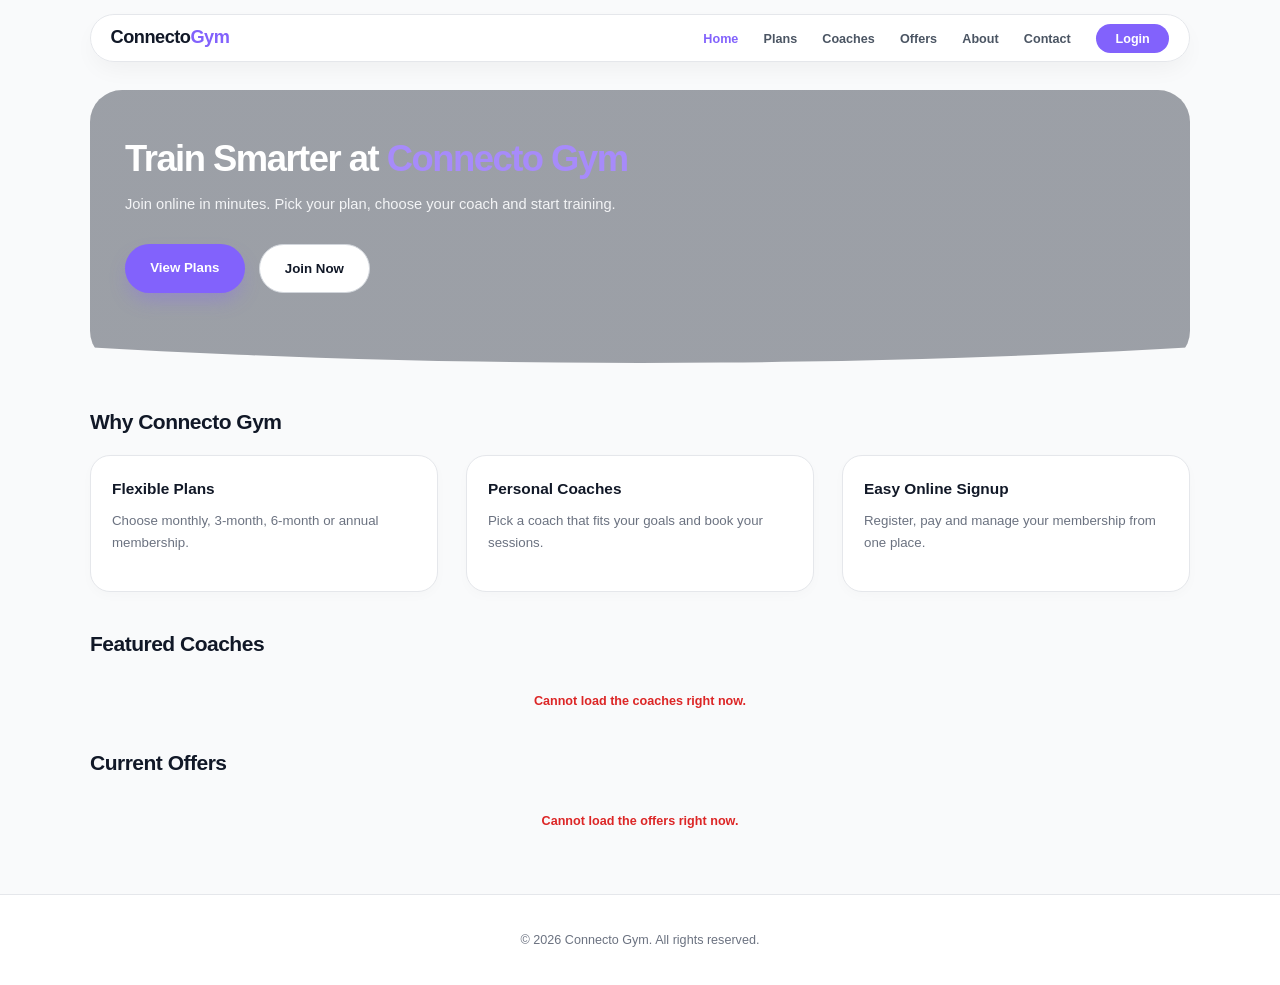
<file: index.html>
<!DOCTYPE html>
<html lang="en">
<head>
  <meta charset="UTF-8">
  <meta name="viewport" content="width=device-width, initial-scale=1.0">
  <title>Connecto Gym - Home</title>
  <link rel="stylesheet" href="style.css">
</head>
<body>
  <header>
    <a href="home.html" class="logo">Connecto<span>Gym</span></a>
    <button class="menu-toggle" id="menuToggle">&#9776;</button>
    <nav id="mainNav">
      <ul>
        <li><a href="home.html" class="active">Home</a></li>
        <li><a href="plans.html">Plans</a></li>
        <li><a href="coaches.html">Coaches</a></li>
        <li><a href="offers.html">Offers</a></li>
        <li><a href="about.html">About</a></li>
        <li><a href="contact.html">Contact</a></li>
        <li id="guestButtons"><a href="login.html" class="btn-nav">Login</a></li>
        <li class="dropdown hidden" id="userMenu">
          <button class="dropdown-btn" id="userMenuButton">My Account</button>
          <div class="dropdown-content">
            <a href="dashboard.html">My Dashboard</a>
            <a href="dashboard.html#bookings">My Bookings</a>
            <a href="dashboard.html#profile">My Profile</a>
            <a href="#" id="logoutLink">Log Out</a>
          </div>
        </li>
      </ul>
    </nav>
  </header>

  <main>
    <section class="hero-section">
      <h1>Train Smarter at <span>Connecto Gym</span></h1>
      <p>Join online in minutes. Pick your plan, choose your coach and start training.</p>
      <div class="hero-buttons">
        <a href="plans.html" class="btn btn-hero">View Plans</a>
        <a href="register.html" class="btn btn-secondary btn-hero">Join Now</a>
      </div>
    </section>

    <section class="content-section">
      <h2>Why Connecto Gym</h2>
      <div class="grid-container">
        <div class="card">
          <div>
            <h3>Flexible Plans</h3>
            <p>Choose monthly, 3-month, 6-month or annual membership.</p>
          </div>
        </div>
        <div class="card">
          <div>
            <h3>Personal Coaches</h3>
            <p>Pick a coach that fits your goals and book your sessions.</p>
          </div>
        </div>
        <div class="card">
          <div>
            <h3>Easy Online Signup</h3>
            <p>Register, pay and manage your membership from one place.</p>
          </div>
        </div>
      </div>
    </section>

    <section class="content-section">
      <h2>Featured Coaches</h2>
      <div class="grid-container" id="featuredCoachesList"></div>
    </section>

    <section class="content-section">
      <h2>Current Offers</h2>
      <div class="grid-container" id="offersList"></div>
    </section>
  </main>
  <footer>
    <p>&copy; 2026 Connecto Gym. All rights reserved.</p>
  </footer>

  <script src="common.js"></script>
  <script src="home.js"></script>
</body>
</html>
</file>
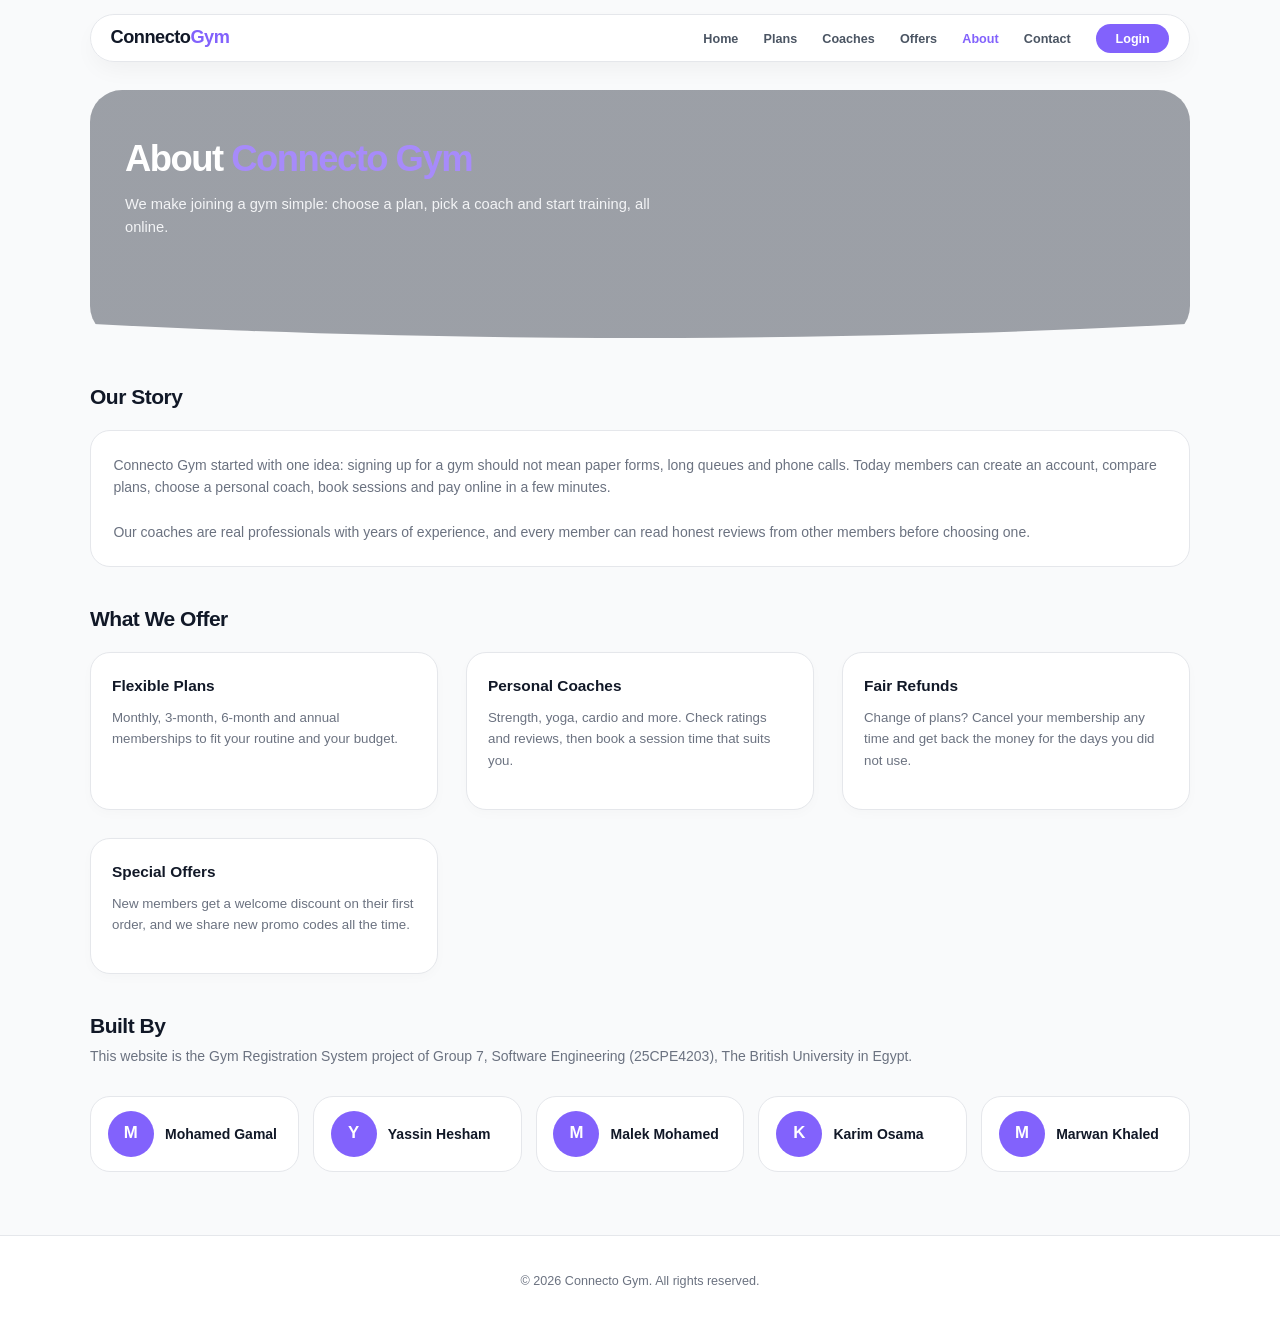
<file: about.html>
<!DOCTYPE html>
<html lang="en">
<head>
  <meta charset="UTF-8">
  <meta name="viewport" content="width=device-width, initial-scale=1.0">
  <title>Connecto Gym - About Us</title>
  <link rel="stylesheet" href="style.css">
</head>
<body>
  <header>
    <a href="home.html" class="logo">Connecto<span>Gym</span></a>
    <button class="menu-toggle" id="menuToggle">&#9776;</button>
    <nav id="mainNav">
      <ul>
        <li><a href="home.html">Home</a></li>
        <li><a href="plans.html">Plans</a></li>
        <li><a href="coaches.html">Coaches</a></li>
        <li><a href="offers.html">Offers</a></li>
        <li><a href="about.html" class="active">About</a></li>
        <li><a href="contact.html">Contact</a></li>
        <li id="guestButtons"><a href="login.html" class="btn-nav">Login</a></li>
        <li class="dropdown hidden" id="userMenu">
          <button class="dropdown-btn" id="userMenuButton">My Account</button>
          <div class="dropdown-content">
            <a href="dashboard.html">My Dashboard</a>
            <a href="dashboard.html#bookings">My Bookings</a>
            <a href="dashboard.html#profile">My Profile</a>
            <a href="#" id="logoutLink">Log Out</a>
          </div>
        </li>
      </ul>
    </nav>
  </header>

  <main>
    <section class="hero-section">
      <h1>About <span>Connecto Gym</span></h1>
      <p>We make joining a gym simple: choose a plan, pick a coach and start training, all online.</p>
    </section>

    <section class="content-section">
      <h2>Our Story</h2>
      <div class="panel">
        <p>Connecto Gym started with one idea: signing up for a gym should not mean paper forms, long queues and phone calls. Today members can create an account, compare plans, choose a personal coach, book sessions and pay online in a few minutes.</p>
        <br>
        <p>Our coaches are real professionals with years of experience, and every member can read honest reviews from other members before choosing one.</p>
      </div>
    </section>

    <section class="content-section">
      <h2>What We Offer</h2>
      <div class="grid-container">
        <div class="card">
          <div>
            <h3>Flexible Plans</h3>
            <p>Monthly, 3-month, 6-month and annual memberships to fit your routine and your budget.</p>
          </div>
        </div>
        <div class="card">
          <div>
            <h3>Personal Coaches</h3>
            <p>Strength, yoga, cardio and more. Check ratings and reviews, then book a session time that suits you.</p>
          </div>
        </div>
        <div class="card">
          <div>
            <h3>Fair Refunds</h3>
            <p>Change of plans? Cancel your membership any time and get back the money for the days you did not use.</p>
          </div>
        </div>
        <div class="card">
          <div>
            <h3>Special Offers</h3>
            <p>New members get a welcome discount on their first order, and we share new promo codes all the time.</p>
          </div>
        </div>
      </div>
    </section>

    <section class="content-section">
      <h2>Built By</h2>
      <p class="page-intro">This website is the Gym Registration System project of Group 7, Software Engineering (25CPE4203), The British University in Egypt.</p>
      <div class="team-grid">
        <div class="team-member">
          <div class="avatar">M</div>
          <h3>Mohamed Gamal</h3>
        </div>
        <div class="team-member">
          <div class="avatar">Y</div>
          <h3>Yassin Hesham</h3>
        </div>
        <div class="team-member">
          <div class="avatar">M</div>
          <h3>Malek Mohamed</h3>
        </div>
        <div class="team-member">
          <div class="avatar">K</div>
          <h3>Karim Osama</h3>
        </div>
        <div class="team-member">
          <div class="avatar">M</div>
          <h3>Marwan Khaled</h3>
        </div>
      </div>
    </section>
  </main>
  <footer>
    <p>&copy; 2026 Connecto Gym. All rights reserved.</p>
  </footer>

  <script src="common.js"></script>
</body>
</html>
</file>
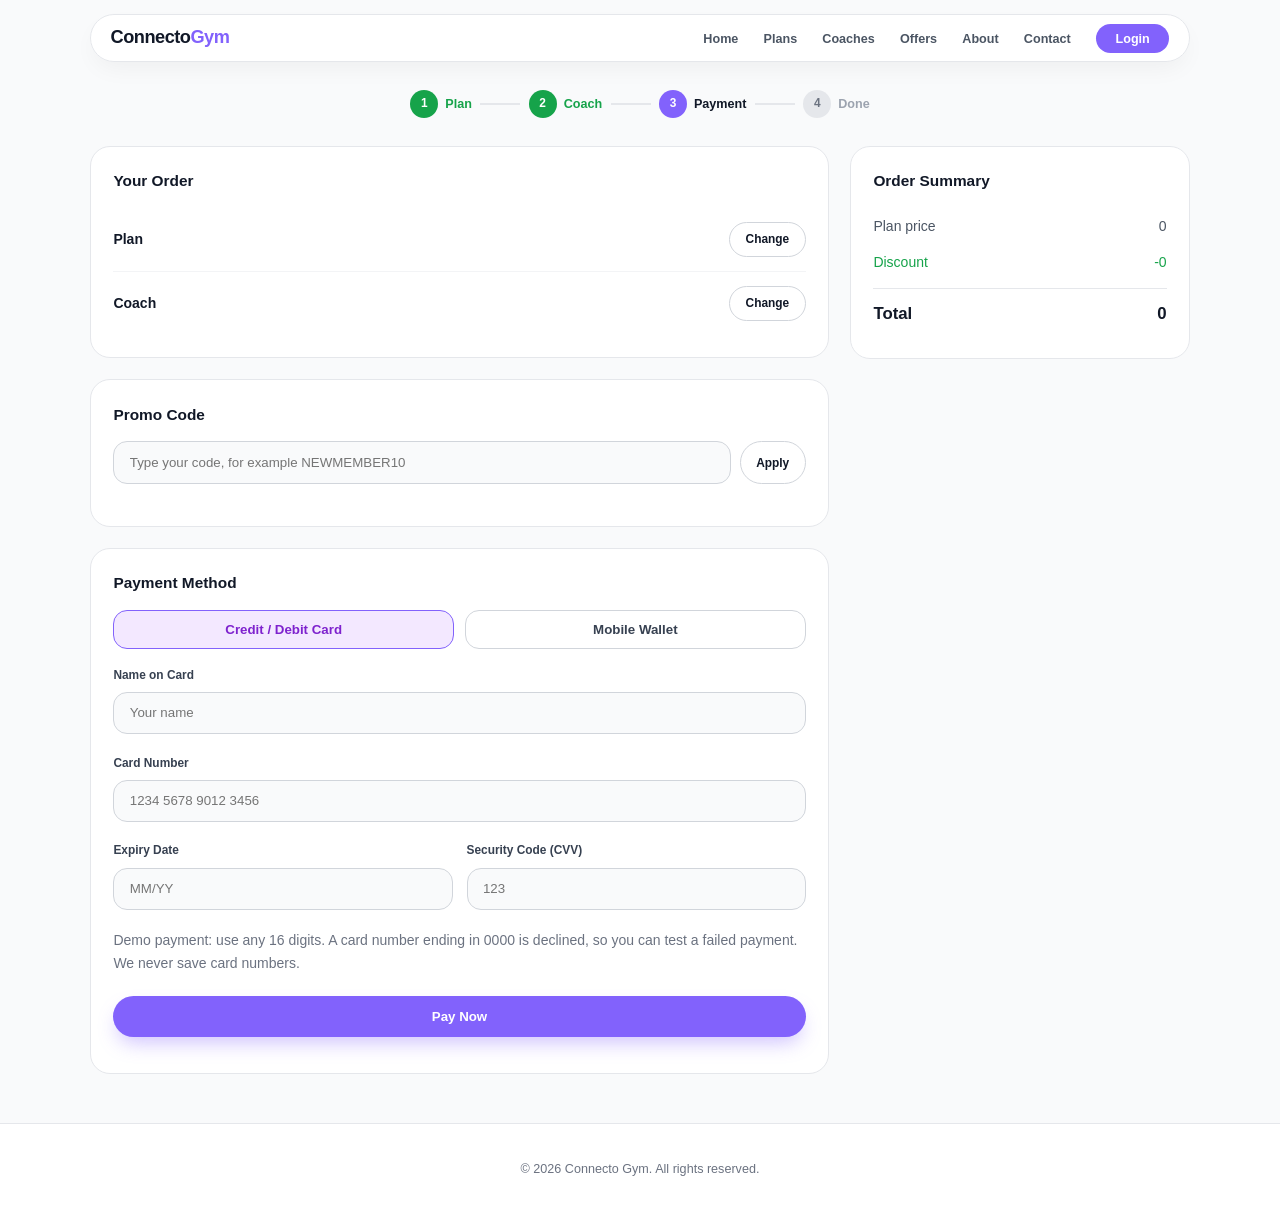
<file: checkout.html>
<!DOCTYPE html>
<html lang="en">
<head>
  <meta charset="UTF-8">
  <meta name="viewport" content="width=device-width, initial-scale=1.0">
  <title>Connecto Gym - Checkout</title>
  <link rel="stylesheet" href="style.css">
</head>
<body>
  <header>
    <a href="home.html" class="logo">Connecto<span>Gym</span></a>
    <button class="menu-toggle" id="menuToggle">&#9776;</button>
    <nav id="mainNav">
      <ul>
        <li><a href="home.html">Home</a></li>
        <li><a href="plans.html">Plans</a></li>
        <li><a href="coaches.html">Coaches</a></li>
        <li><a href="offers.html">Offers</a></li>
        <li><a href="about.html">About</a></li>
        <li><a href="contact.html">Contact</a></li>
        <li id="guestButtons"><a href="login.html" class="btn-nav">Login</a></li>
        <li class="dropdown hidden" id="userMenu">
          <button class="dropdown-btn" id="userMenuButton">My Account</button>
          <div class="dropdown-content">
            <a href="dashboard.html">My Dashboard</a>
            <a href="dashboard.html#bookings">My Bookings</a>
            <a href="dashboard.html#profile">My Profile</a>
            <a href="#" id="logoutLink">Log Out</a>
          </div>
        </li>
      </ul>
    </nav>
  </header>

  <main>
  <div class="steps">
    <div class="step done"><span class="step-number">1</span> Plan</div>
    <div class="step-line"></div>
    <div class="step done"><span class="step-number">2</span> Coach</div>
    <div class="step-line"></div>
    <div class="step active" id="stepPayment"><span class="step-number">3</span> Payment</div>
    <div class="step-line"></div>
    <div class="step " id="stepDone"><span class="step-number">4</span> Done</div>
  </div>

    <div class="checkout-layout" id="checkoutArea">

      <div>
        <div class="promo-banner hidden" id="firstOrderBanner">
          <div>
            <h3 id="firstOrderTitle">Welcome gift</h3>
            <p id="firstOrderText"></p>
          </div>
          <button class="btn btn-secondary btn-small" id="applyFirstOrderButton">Apply Code</button>
        </div>

        <div class="panel">
          <h3>Your Order</h3>
          <div class="booking-row">
            <div class="booking-info">
              <h3 id="orderPlanName">Plan</h3>
              <p id="orderPlanDetails"></p>
            </div>
            <a href="plans.html" class="btn btn-secondary btn-small">Change</a>
          </div>
          <div class="booking-row">
            <div class="booking-info">
              <h3 id="orderCoachName">Coach</h3>
              <p id="orderCoachDetails"></p>
            </div>
            <a href="coaches.html" class="btn btn-secondary btn-small" id="orderCoachLink">Change</a>
          </div>
        </div>

        <div class="panel">
          <h3>Promo Code</h3>
          <div class="form-group">
            <div class="promo-row">
              <input type="text" id="promoInput" placeholder="Type your code, for example NEWMEMBER10">
              <button class="btn btn-secondary btn-small" id="applyPromoButton">Apply</button>
            </div>
          </div>
          <p class="message" id="promoMessage"></p>
        </div>

        <div class="panel">
          <h3>Payment Method</h3>
          <div class="method-row">
            <button class="method-option selected" id="cardMethodButton">Credit / Debit Card</button>
            <button class="method-option" id="walletMethodButton">Mobile Wallet</button>
          </div>

          <div id="cardFields">
            <div class="form-group">
              <label for="cardNameInput">Name on Card</label>
              <input type="text" id="cardNameInput" placeholder="Your name">
            </div>
            <div class="form-group">
              <label for="cardNumberInput">Card Number</label>
              <input type="text" id="cardNumberInput" placeholder="1234 5678 9012 3456">
            </div>
            <div class="card-fields-row">
              <div class="form-group">
                <label for="cardExpiryInput">Expiry Date</label>
                <input type="text" id="cardExpiryInput" placeholder="MM/YY">
              </div>
              <div class="form-group">
                <label for="cardCvvInput">Security Code (CVV)</label>
                <input type="password" id="cardCvvInput" placeholder="123">
              </div>
            </div>
            <p>Demo payment: use any 16 digits. A card number ending in 0000 is declined, so you can test a failed payment. We never save card numbers.</p>
            <br>
          </div>

          <div id="walletNote" class="hidden">
            <p>This is a demo. Clicking Pay Now will pretend you confirmed the payment in your wallet app.</p>
            <br>
          </div>

          <button class="btn" id="payButton">Pay Now</button>
          <p class="message" id="payMessage"></p>
        </div>
      </div>

      <div class="panel summary-box">
        <h3>Order Summary</h3>
        <div class="summary-row"><span>Plan price</span><span id="summaryPrice">0</span></div>
        <div class="summary-row summary-green"><span id="summaryDiscountLabel">Discount</span><span id="summaryDiscount">-0</span></div>
        <div class="summary-row summary-total"><span>Total</span><span id="summaryTotal">0</span></div>
      </div>

    </div>

    <div class="panel receipt hidden" id="receiptArea">
      <div class="receipt-icon">&#10003;</div>
      <h2>Payment Successful!</h2>
      <p>Your membership is now active. Welcome to Connecto Gym!</p>
      <br>
      <div class="summary-row"><span>Receipt</span><span id="receiptNumber"></span></div>
      <div class="summary-row"><span>Plan</span><span id="receiptPlan"></span></div>
      <div class="summary-row"><span>Coach</span><span id="receiptCoach"></span></div>
      <div class="summary-row"><span>Valid</span><span id="receiptDates"></span></div>
      <div class="summary-row summary-total"><span>Paid</span><span id="receiptAmount"></span></div>
      <div class="receipt-buttons">
        <a href="dashboard.html" class="btn btn-small">Go to My Dashboard</a>
        <a href="coaches.html" class="btn btn-secondary btn-small">Book a Session</a>
      </div>
    </div>
  </main>
  <footer>
    <p>&copy; 2026 Connecto Gym. All rights reserved.</p>
  </footer>

  <script src="common.js"></script>
  <script src="checkout.js"></script>
</body>
</html>
</file>
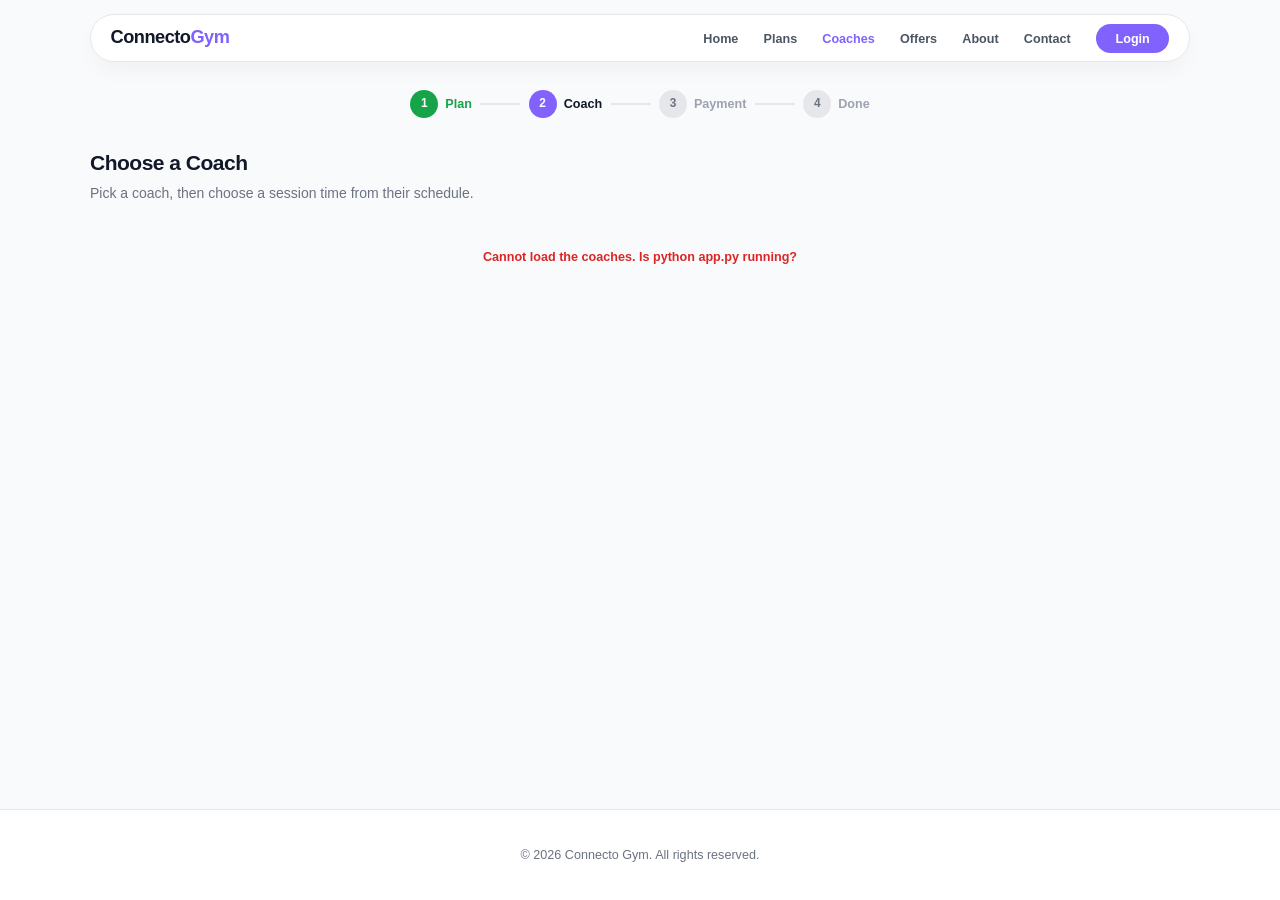
<file: coaches.html>
<!DOCTYPE html>
<html lang="en">
<head>
  <meta charset="UTF-8">
  <meta name="viewport" content="width=device-width, initial-scale=1.0">
  <title>Connecto Gym - Choose a Coach</title>
  <link rel="stylesheet" href="style.css">
</head>
<body>
  <header>
    <a href="home.html" class="logo">Connecto<span>Gym</span></a>
    <button class="menu-toggle" id="menuToggle">&#9776;</button>
    <nav id="mainNav">
      <ul>
        <li><a href="home.html">Home</a></li>
        <li><a href="plans.html">Plans</a></li>
        <li><a href="coaches.html" class="active">Coaches</a></li>
        <li><a href="offers.html">Offers</a></li>
        <li><a href="about.html">About</a></li>
        <li><a href="contact.html">Contact</a></li>
        <li id="guestButtons"><a href="login.html" class="btn-nav">Login</a></li>
        <li class="dropdown hidden" id="userMenu">
          <button class="dropdown-btn" id="userMenuButton">My Account</button>
          <div class="dropdown-content">
            <a href="dashboard.html">My Dashboard</a>
            <a href="dashboard.html#bookings">My Bookings</a>
            <a href="dashboard.html#profile">My Profile</a>
            <a href="#" id="logoutLink">Log Out</a>
          </div>
        </li>
      </ul>
    </nav>
  </header>

  <main>
  <div class="steps">
    <div class="step done"><span class="step-number">1</span> Plan</div>
    <div class="step-line"></div>
    <div class="step active"><span class="step-number">2</span> Coach</div>
    <div class="step-line"></div>
    <div class="step " id="stepPayment"><span class="step-number">3</span> Payment</div>
    <div class="step-line"></div>
    <div class="step " id="stepDone"><span class="step-number">4</span> Done</div>
  </div>

    <div class="panel hidden" id="continueBar">
      <div class="booking-row">
        <div class="booking-info">
          <h3 id="continuePlanText">Your plan</h3>
          <p id="continueCoachText">No coach selected yet</p>
        </div>
        <a href="checkout.html" class="btn btn-small">Continue to Checkout</a>
      </div>
    </div>

    <section class="content-section">
      <h2>Choose a Coach</h2>
      <p class="page-intro">Pick a coach, then choose a session time from their schedule.</p>
      <div class="grid-container" id="coachesList"></div>
      <p class="message" id="coachMessage"></p>
    </section>

    <section class="content-section hidden" id="scheduleSection">
      <h2 id="scheduleTitle">Schedule</h2>
      <p class="page-intro">Click a free time to book your session.</p>
      <div class="slot-grid" id="slotsList"></div>
      <p class="message" id="bookingMessage"></p>
    </section>

    <div class="panel hidden" id="fitnessPanel">
      <h3>Tell your coach about yourself</h3>
      <p>This part is optional. It helps your coach plan your sessions. Only the gym staff can see it, and you can change it any time from your dashboard.</p>
      <br>
      <div class="form-grid">
        <div class="form-group">
          <label for="fitnessWeight">Weight (kg)</label>
          <input type="number" id="fitnessWeight" placeholder="For example 75">
        </div>
        <div class="form-group">
          <label for="fitnessHeight">Height (cm)</label>
          <input type="number" id="fitnessHeight" placeholder="For example 175">
        </div>
        <div class="form-group">
          <label for="fitnessGoal">Your goal</label>
          <select id="fitnessGoal"><option value="">Choose a goal (optional)</option><option value="Lose weight">Lose weight</option><option value="Build muscle">Build muscle</option><option value="Improve fitness">Improve fitness</option><option value="Increase flexibility">Increase flexibility</option><option value="Stay healthy">Stay healthy</option><option value="Prepare for a sport">Prepare for a sport</option><option value="Other">Other</option></select>
        </div>
        <div class="form-group">
          <label for="fitnessExperience">Training experience</label>
          <select id="fitnessExperience"><option value="">Choose your level (optional)</option><option value="Beginner">Beginner</option><option value="Intermediate">Intermediate</option><option value="Advanced">Advanced</option></select>
        </div>
      </div>
      <div class="form-group">
        <label for="fitnessNotes">Anything your coach should know? (optional)</label>
        <textarea id="fitnessNotes" rows="3" maxlength="500" placeholder="For example an old injury or the days you prefer"></textarea>
      </div>
      <p class="message message-success" id="bmiText"></p>
      <div class="booking-actions">
        <button class="btn btn-small" id="saveFitnessButton">Save and Book</button>
        <button class="btn btn-secondary btn-small" id="skipFitnessButton">Skip and Book</button>
      </div>
      <p class="message" id="fitnessMessage"></p>
    </div>

    <section class="content-section hidden" id="reviewsSection">
      <h2 id="reviewsTitle">Reviews</h2>
      <div class="panel">
        <div id="ratingSummary"></div>
        <div id="reviewsList"></div>
        <p class="message" id="reviewHint"></p>
      </div>
      <div class="panel hidden" id="reviewFormPanel">
        <h3>Your review</h3>
        <div class="star-picker">
          <button class="star-button" data-value="1">&#9734;</button>
          <button class="star-button" data-value="2">&#9734;</button>
          <button class="star-button" data-value="3">&#9734;</button>
          <button class="star-button" data-value="4">&#9734;</button>
          <button class="star-button" data-value="5">&#9734;</button>
        </div>
        <div class="form-group">
          <label for="reviewComment">Your comment (optional)</label>
          <textarea id="reviewComment" rows="3" maxlength="500" placeholder="What did you like about this coach?"></textarea>
        </div>
        <div class="booking-actions">
          <button class="btn btn-small" id="saveReviewButton">Submit Review</button>
          <button class="btn btn-danger btn-small hidden" id="deleteReviewButton">Delete My Review</button>
        </div>
        <p class="message" id="reviewMessage"></p>
      </div>
    </section>
  </main>
  <footer>
    <p>&copy; 2026 Connecto Gym. All rights reserved.</p>
  </footer>

  <script src="common.js"></script>
  <script src="coaches.js"></script>
</body>
</html>
</file>
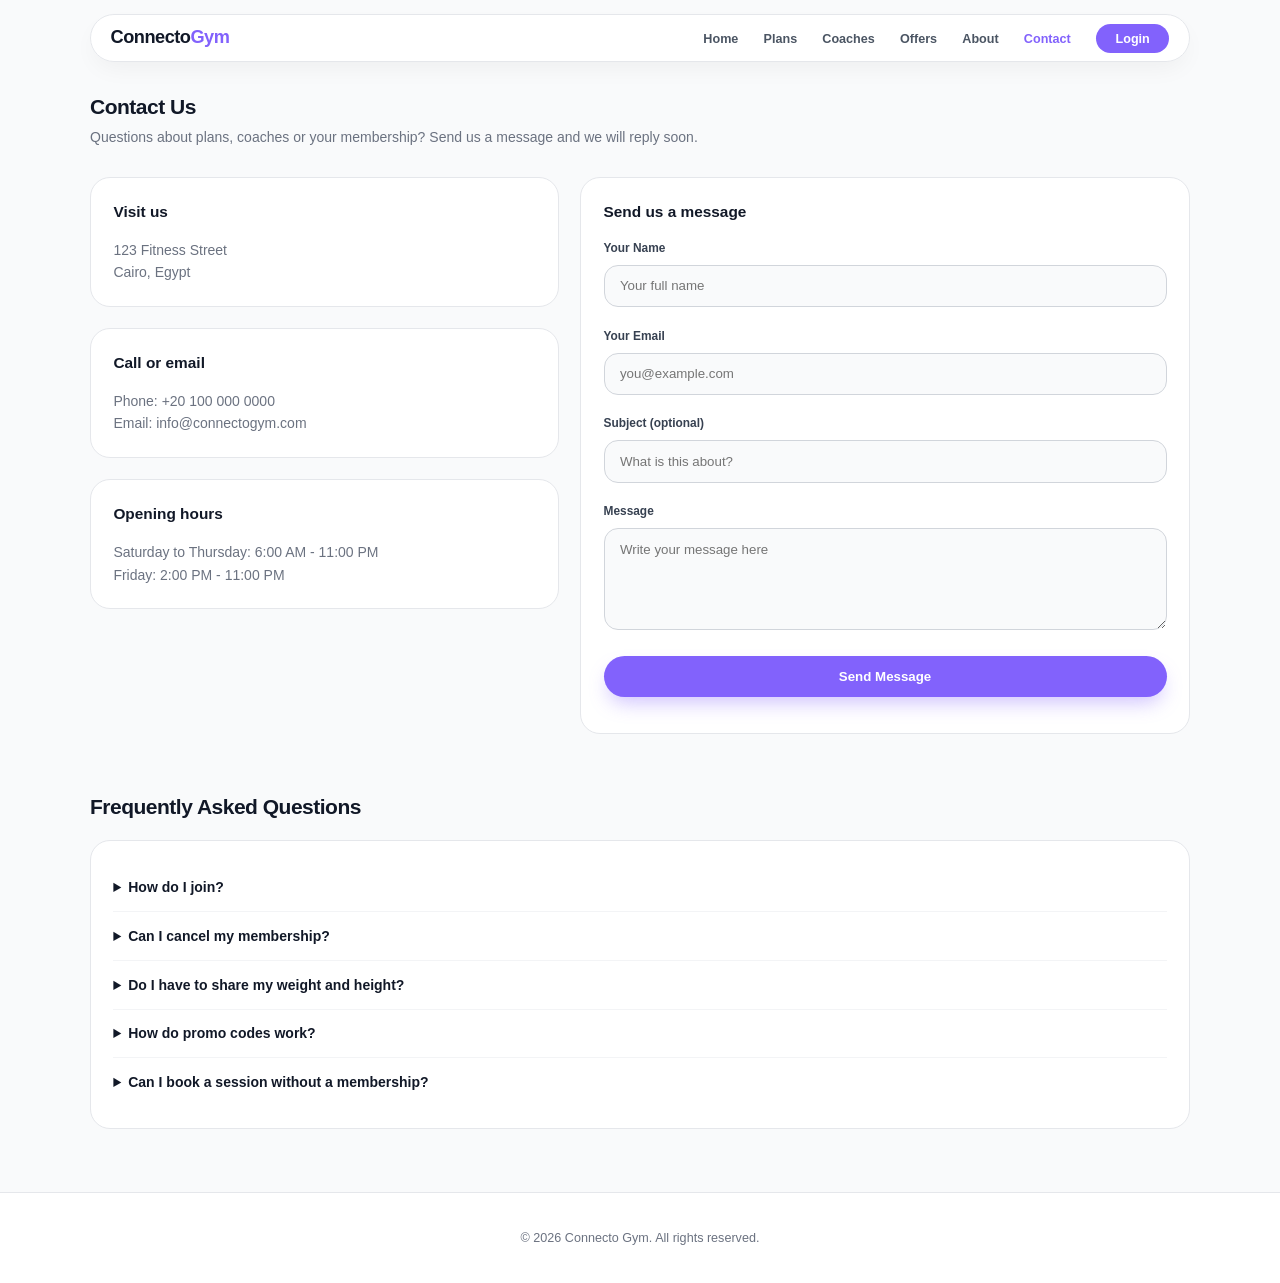
<file: contact.html>
<!DOCTYPE html>
<html lang="en">
<head>
  <meta charset="UTF-8">
  <meta name="viewport" content="width=device-width, initial-scale=1.0">
  <title>Connecto Gym - Contact Us</title>
  <link rel="stylesheet" href="style.css">
</head>
<body>
  <header>
    <a href="home.html" class="logo">Connecto<span>Gym</span></a>
    <button class="menu-toggle" id="menuToggle">&#9776;</button>
    <nav id="mainNav">
      <ul>
        <li><a href="home.html">Home</a></li>
        <li><a href="plans.html">Plans</a></li>
        <li><a href="coaches.html">Coaches</a></li>
        <li><a href="offers.html">Offers</a></li>
        <li><a href="about.html">About</a></li>
        <li><a href="contact.html" class="active">Contact</a></li>
        <li id="guestButtons"><a href="login.html" class="btn-nav">Login</a></li>
        <li class="dropdown hidden" id="userMenu">
          <button class="dropdown-btn" id="userMenuButton">My Account</button>
          <div class="dropdown-content">
            <a href="dashboard.html">My Dashboard</a>
            <a href="dashboard.html#bookings">My Bookings</a>
            <a href="dashboard.html#profile">My Profile</a>
            <a href="#" id="logoutLink">Log Out</a>
          </div>
        </li>
      </ul>
    </nav>
  </header>

  <main>
    <section class="content-section">
      <h2>Contact Us</h2>
      <p class="page-intro">Questions about plans, coaches or your membership? Send us a message and we will reply soon.</p>
      <div class="contact-layout">
        <div>
          <div class="panel">
            <h3>Visit us</h3>
            <p>123 Fitness Street<br>Cairo, Egypt</p>
          </div>
          <div class="panel">
            <h3>Call or email</h3>
            <p>Phone: +20 100 000 0000<br>Email: info@connectogym.com</p>
          </div>
          <div class="panel">
            <h3>Opening hours</h3>
            <p>Saturday to Thursday: 6:00 AM - 11:00 PM<br>Friday: 2:00 PM - 11:00 PM</p>
          </div>
        </div>

        <div class="panel">
          <h3>Send us a message</h3>
          <div class="form-group">
            <label for="contactName">Your Name</label>
            <input type="text" id="contactName" placeholder="Your full name">
          </div>
          <div class="form-group">
            <label for="contactEmail">Your Email</label>
            <input type="email" id="contactEmail" placeholder="you@example.com">
          </div>
          <div class="form-group">
            <label for="contactSubject">Subject (optional)</label>
            <input type="text" id="contactSubject" placeholder="What is this about?">
          </div>
          <div class="form-group">
            <label for="contactMessage">Message</label>
            <textarea id="contactMessage" rows="5" maxlength="2000" placeholder="Write your message here"></textarea>
          </div>
          <button class="btn" id="sendMessageButton">Send Message</button>
          <p class="message" id="contactMessageText"></p>
        </div>
      </div>
    </section>

    <section class="content-section">
      <h2>Frequently Asked Questions</h2>
      <div class="panel faq">
        <details>
          <summary>How do I join?</summary>
          <p>Create a free account, choose a plan, pick a coach (optional) and pay online. Your membership starts right away.</p>
        </details>
        <details>
          <summary>Can I cancel my membership?</summary>
          <p>Yes. Cancel any time from My Membership in your dashboard. You get a refund for the days you did not use.</p>
        </details>
        <details>
          <summary>Do I have to share my weight and height?</summary>
          <p>No. It is optional. You can skip it when you book a session and add it later from your dashboard.</p>
        </details>
        <details>
          <summary>How do promo codes work?</summary>
          <p>Type the code in the Promo Code box at checkout. New members get a first-order code that is shown on the Plans page.</p>
        </details>
        <details>
          <summary>Can I book a session without a membership?</summary>
          <p>No. You need an active membership to book sessions with our coaches.</p>
        </details>
      </div>
    </section>
  </main>
  <footer>
    <p>&copy; 2026 Connecto Gym. All rights reserved.</p>
  </footer>

  <script src="common.js"></script>
  <script src="contact.js"></script>
</body>
</html>
</file>
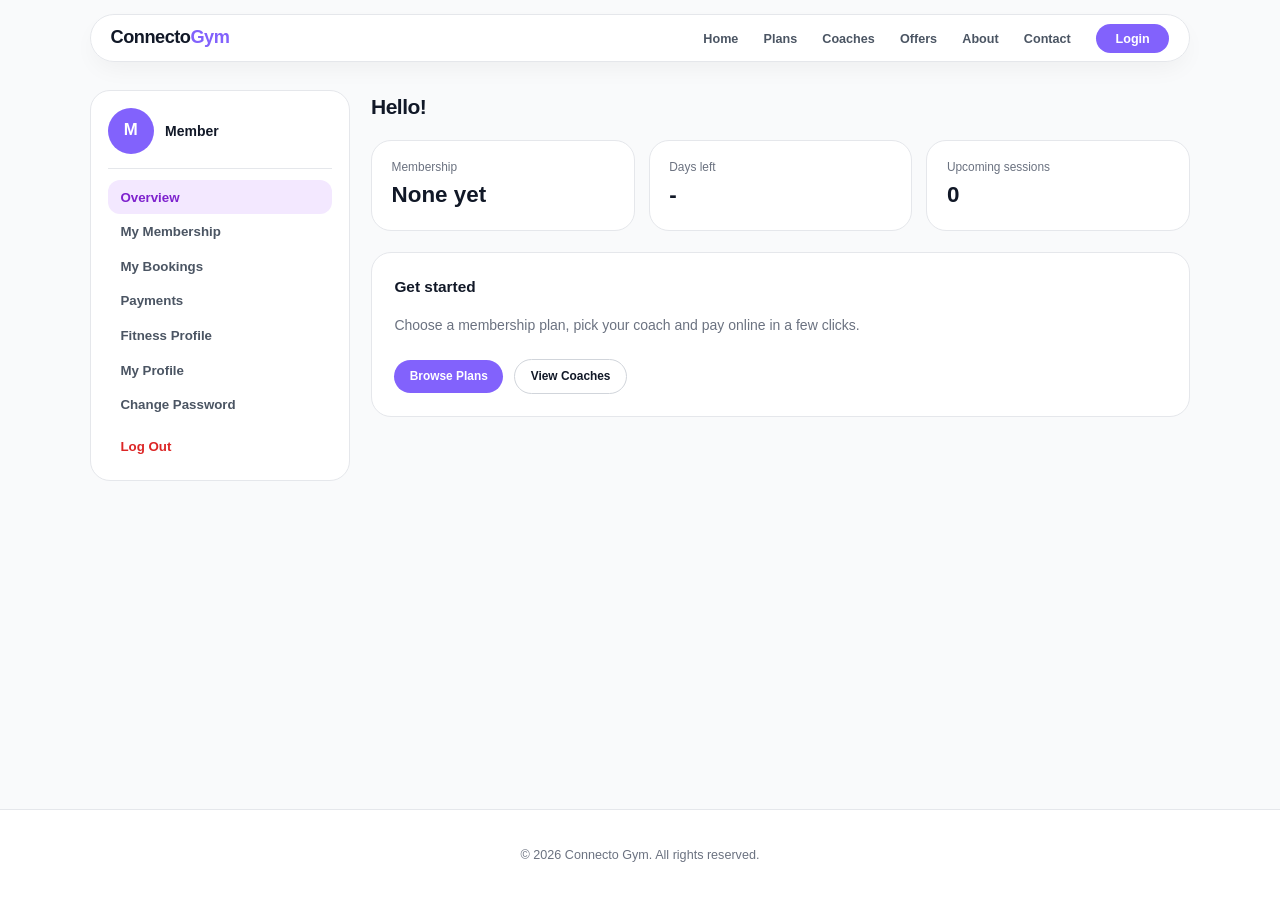
<file: dashboard.html>
<!DOCTYPE html>
<html lang="en">
<head>
  <meta charset="UTF-8">
  <meta name="viewport" content="width=device-width, initial-scale=1.0">
  <title>Connecto Gym - My Dashboard</title>
  <link rel="stylesheet" href="style.css">
</head>
<body>
  <header>
    <a href="home.html" class="logo">Connecto<span>Gym</span></a>
    <button class="menu-toggle" id="menuToggle">&#9776;</button>
    <nav id="mainNav">
      <ul>
        <li><a href="home.html">Home</a></li>
        <li><a href="plans.html">Plans</a></li>
        <li><a href="coaches.html">Coaches</a></li>
        <li><a href="offers.html">Offers</a></li>
        <li><a href="about.html">About</a></li>
        <li><a href="contact.html">Contact</a></li>
        <li id="guestButtons"><a href="login.html" class="btn-nav">Login</a></li>
        <li class="dropdown hidden" id="userMenu">
          <button class="dropdown-btn" id="userMenuButton">My Account</button>
          <div class="dropdown-content">
            <a href="dashboard.html">My Dashboard</a>
            <a href="dashboard.html#bookings">My Bookings</a>
            <a href="dashboard.html#profile">My Profile</a>
            <a href="#" id="logoutLink">Log Out</a>
          </div>
        </li>
      </ul>
    </nav>
  </header>

  <main>
    <div class="dashboard-layout">

      <aside class="side-menu">
        <div class="profile-box">
          <div class="avatar" id="avatarLetter">M</div>
          <div>
            <h3 id="sideName">Member</h3>
            <p id="sideEmail"></p>
          </div>
        </div>
        <button class="side-link active" data-section="overviewSection">Overview</button>
        <button class="side-link" data-section="membershipSection">My Membership</button>
        <button class="side-link" data-section="bookingsSection">My Bookings</button>
        <button class="side-link" data-section="paymentsSection">Payments</button>
        <button class="side-link" data-section="fitnessSection">Fitness Profile</button>
        <button class="side-link" data-section="profileSection">My Profile</button>
        <button class="side-link" data-section="passwordSection">Change Password</button>
        <button class="side-link side-logout" id="logoutButton">Log Out</button>
      </aside>

      <div class="dashboard-content">

        <section class="dashboard-section" id="overviewSection">
          <h2 id="greetingText">Hello!</h2>
          <div class="stat-grid">
            <div class="stat-card">
              <p>Membership</p>
              <h3 id="membershipStat">None yet</h3>
            </div>
            <div class="stat-card">
              <p>Days left</p>
              <h3 id="daysLeftStat">-</h3>
            </div>
            <div class="stat-card">
              <p>Upcoming sessions</p>
              <h3 id="upcomingCount">0</h3>
            </div>
          </div>
          <div class="promo-banner hidden" id="firstOrderBanner">
            <div>
              <h3 id="firstOrderTitle">Welcome gift</h3>
              <p id="firstOrderText"></p>
            </div>
          </div>
          <div class="panel hidden" id="activeMembershipPanel">
            <h3>Your active membership</h3>
            <div id="activeMembershipDetails"></div>
          </div>
          <div class="panel" id="getStartedPanel">
            <h3>Get started</h3>
            <p>Choose a membership plan, pick your coach and pay online in a few clicks.</p>
            <br>
            <div class="booking-actions">
              <a href="plans.html" class="btn btn-small">Browse Plans</a>
              <a href="coaches.html" class="btn btn-small btn-secondary">View Coaches</a>
            </div>
          </div>
        </section>

        <section class="dashboard-section hidden" id="membershipSection">
          <h2>My Membership</h2>
          <div class="panel">
            <div id="membershipsList"></div>
            <p class="message" id="membershipMessage"></p>
          </div>
        </section>

        <section class="dashboard-section hidden" id="bookingsSection">
          <h2>My Bookings</h2>
          <div class="panel">
            <div id="bookingsList"></div>
            <p class="message" id="bookingsMessage"></p>
          </div>
        </section>

        <section class="dashboard-section hidden" id="paymentsSection">
          <h2>Payments</h2>
          <div class="panel">
            <div id="paymentsList"></div>
          </div>
        </section>

        <section class="dashboard-section hidden" id="fitnessSection">
          <h2>Fitness Profile</h2>
          <div class="panel">
            <p>Everything here is optional. Your coach and the gym staff can see it to plan your sessions.</p>
            <br>
      <div class="form-grid">
        <div class="form-group">
          <label for="fitnessWeight">Weight (kg)</label>
          <input type="number" id="fitnessWeight" placeholder="For example 75">
        </div>
        <div class="form-group">
          <label for="fitnessHeight">Height (cm)</label>
          <input type="number" id="fitnessHeight" placeholder="For example 175">
        </div>
        <div class="form-group">
          <label for="fitnessGoal">Your goal</label>
          <select id="fitnessGoal"><option value="">Choose a goal (optional)</option><option value="Lose weight">Lose weight</option><option value="Build muscle">Build muscle</option><option value="Improve fitness">Improve fitness</option><option value="Increase flexibility">Increase flexibility</option><option value="Stay healthy">Stay healthy</option><option value="Prepare for a sport">Prepare for a sport</option><option value="Other">Other</option></select>
        </div>
        <div class="form-group">
          <label for="fitnessExperience">Training experience</label>
          <select id="fitnessExperience"><option value="">Choose your level (optional)</option><option value="Beginner">Beginner</option><option value="Intermediate">Intermediate</option><option value="Advanced">Advanced</option></select>
        </div>
      </div>
      <div class="form-group">
        <label for="fitnessNotes">Anything your coach should know? (optional)</label>
        <textarea id="fitnessNotes" rows="3" maxlength="500" placeholder="For example an old injury or the days you prefer"></textarea>
      </div>
      <p class="message message-success" id="bmiText"></p>
            <button class="btn btn-small" id="saveFitnessProfileButton">Save Fitness Profile</button>
            <p class="message" id="fitnessProfileMessage"></p>
          </div>
        </section>

        <section class="dashboard-section hidden" id="profileSection">
          <h2>My Profile</h2>
          <div class="panel">
            <div class="form-narrow">
              <div class="form-group">
                <label for="nameInput">Full Name</label>
                <input type="text" id="nameInput">
              </div>
              <div class="form-group">
                <label for="emailInput">Email Address</label>
                <input type="email" id="emailInput">
              </div>
              <button class="btn" id="saveProfileButton">Save Changes</button>
              <p class="message" id="profileMessage"></p>
            </div>
          </div>
        </section>

        <section class="dashboard-section hidden" id="passwordSection">
          <h2>Change Password</h2>
          <div class="panel">
            <div class="form-narrow">
              <div class="form-group">
                <label for="currentPasswordInput">Current Password</label>
                <input type="password" id="currentPasswordInput">
              </div>
              <div class="form-group">
                <label for="newPasswordInput">New Password</label>
                <input type="password" id="newPasswordInput" placeholder="At least 6 characters">
              </div>
              <div class="form-group">
                <label for="confirmPasswordInput">Confirm New Password</label>
                <input type="password" id="confirmPasswordInput">
              </div>
              <button class="btn" id="changePasswordButton">Update Password</button>
              <p class="message" id="passwordMessage"></p>
            </div>
          </div>
        </section>

      </div>
    </div>
  </main>
  <footer>
    <p>&copy; 2026 Connecto Gym. All rights reserved.</p>
  </footer>

  <script src="common.js"></script>
  <script src="dashboard.js"></script>
</body>
</html>
</file>
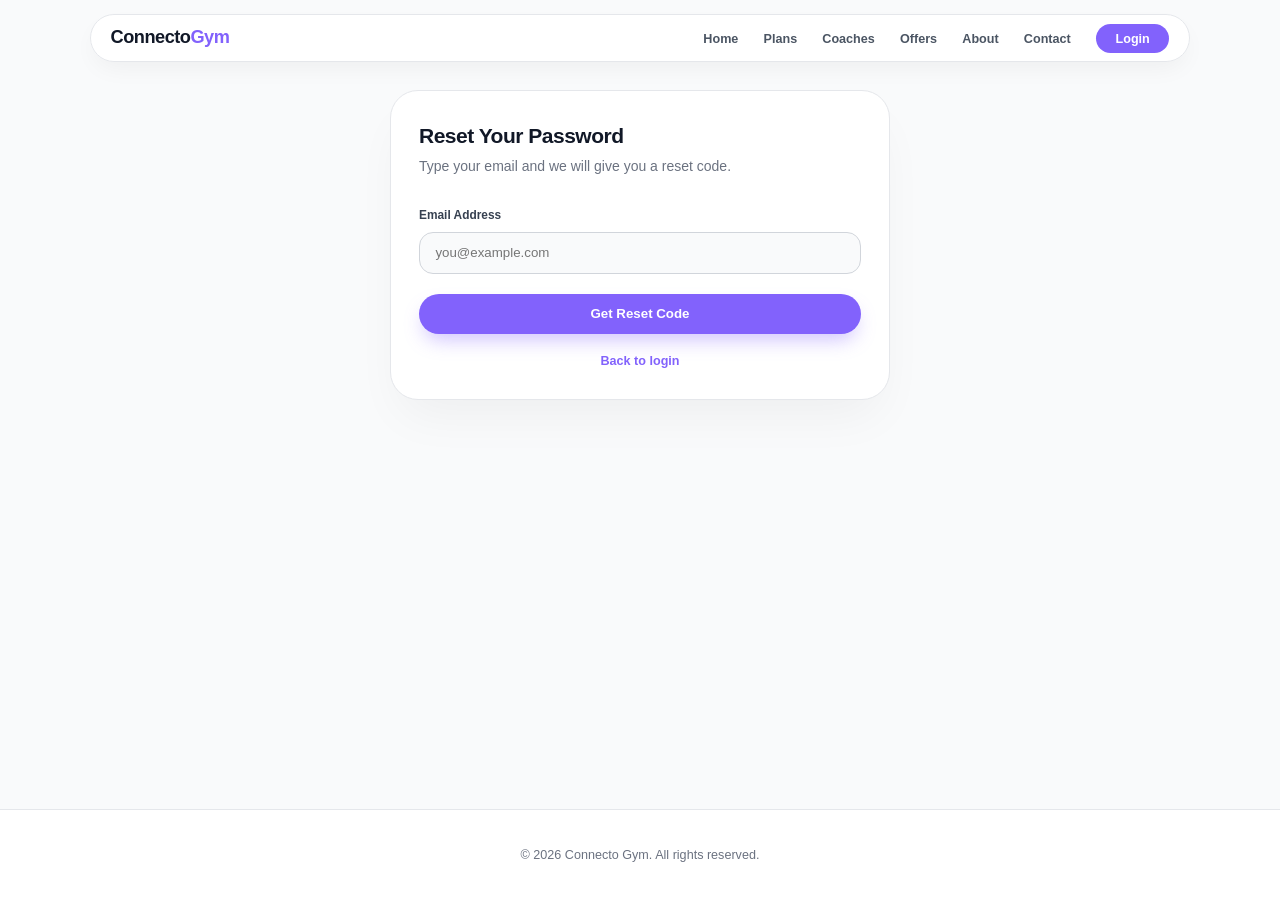
<file: forgot-password.html>
<!DOCTYPE html>
<html lang="en">
<head>
  <meta charset="UTF-8">
  <meta name="viewport" content="width=device-width, initial-scale=1.0">
  <title>Connecto Gym - Forgot Password</title>
  <link rel="stylesheet" href="style.css">
</head>
<body>
  <header>
    <a href="home.html" class="logo">Connecto<span>Gym</span></a>
    <button class="menu-toggle" id="menuToggle">&#9776;</button>
    <nav id="mainNav">
      <ul>
        <li><a href="home.html">Home</a></li>
        <li><a href="plans.html">Plans</a></li>
        <li><a href="coaches.html">Coaches</a></li>
        <li><a href="offers.html">Offers</a></li>
        <li><a href="about.html">About</a></li>
        <li><a href="contact.html">Contact</a></li>
        <li id="guestButtons"><a href="login.html" class="btn-nav">Login</a></li>
        <li class="dropdown hidden" id="userMenu">
          <button class="dropdown-btn" id="userMenuButton">My Account</button>
          <div class="dropdown-content">
            <a href="dashboard.html">My Dashboard</a>
            <a href="dashboard.html#bookings">My Bookings</a>
            <a href="dashboard.html#profile">My Profile</a>
            <a href="#" id="logoutLink">Log Out</a>
          </div>
        </li>
      </ul>
    </nav>
  </header>

  <main>
    <div class="form-container">
      <h2>Reset Your Password</h2>

      <div id="emailStep">
        <p class="page-intro">Type your email and we will give you a reset code.</p>
        <div class="form-group">
          <label for="emailInput">Email Address</label>
          <input type="email" id="emailInput" placeholder="you@example.com">
        </div>
        <button class="btn" id="getCodeButton">Get Reset Code</button>
      </div>

      <div id="resetStep" class="hidden">
        <p class="message message-success" id="codeBox"></p>
        <div class="form-group">
          <label for="codeInput">Reset Code</label>
          <input type="text" id="codeInput" placeholder="6 digit code">
        </div>
        <div class="form-group">
          <label for="newPasswordInput">New Password</label>
          <input type="password" id="newPasswordInput" placeholder="At least 6 characters">
        </div>
        <div class="form-group">
          <label for="confirmPasswordInput">Confirm New Password</label>
          <input type="password" id="confirmPasswordInput" placeholder="Type the password again">
        </div>
        <button class="btn" id="resetButton">Reset Password</button>
      </div>

      <p class="message" id="messageText"></p>
      <p class="form-link"><a href="login.html">Back to login</a></p>
    </div>
  </main>
  <footer>
    <p>&copy; 2026 Connecto Gym. All rights reserved.</p>
  </footer>

  <script src="common.js"></script>
  <script src="forgot-password.js"></script>
</body>
</html>
</file>
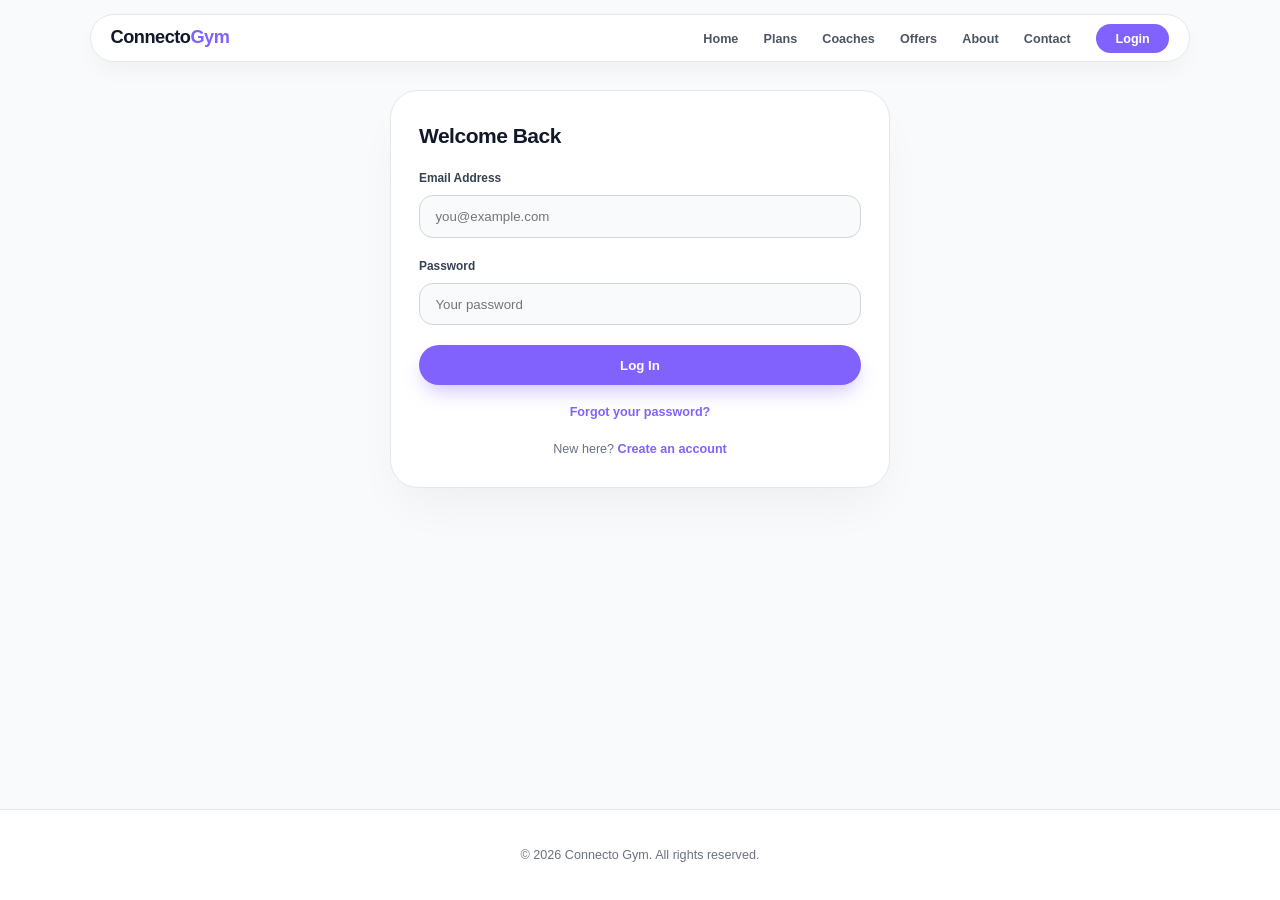
<file: login.html>
<!DOCTYPE html>
<html lang="en">
<head>
  <meta charset="UTF-8">
  <meta name="viewport" content="width=device-width, initial-scale=1.0">
  <title>Connecto Gym - Login</title>
  <link rel="stylesheet" href="style.css">
</head>
<body>
  <header>
    <a href="home.html" class="logo">Connecto<span>Gym</span></a>
    <button class="menu-toggle" id="menuToggle">&#9776;</button>
    <nav id="mainNav">
      <ul>
        <li><a href="home.html">Home</a></li>
        <li><a href="plans.html">Plans</a></li>
        <li><a href="coaches.html">Coaches</a></li>
        <li><a href="offers.html">Offers</a></li>
        <li><a href="about.html">About</a></li>
        <li><a href="contact.html">Contact</a></li>
        <li id="guestButtons"><a href="login.html" class="btn-nav">Login</a></li>
        <li class="dropdown hidden" id="userMenu">
          <button class="dropdown-btn" id="userMenuButton">My Account</button>
          <div class="dropdown-content">
            <a href="dashboard.html">My Dashboard</a>
            <a href="dashboard.html#bookings">My Bookings</a>
            <a href="dashboard.html#profile">My Profile</a>
            <a href="#" id="logoutLink">Log Out</a>
          </div>
        </li>
      </ul>
    </nav>
  </header>

  <main>
    <div class="form-container">
      <h2>Welcome Back</h2>
      <div class="form-group">
        <label for="emailInput">Email Address</label>
        <input type="email" id="emailInput" placeholder="you@example.com">
      </div>
      <div class="form-group">
        <label for="passwordInput">Password</label>
        <input type="password" id="passwordInput" placeholder="Your password">
      </div>
      <button class="btn" id="loginButton">Log In</button>
      <p class="message" id="messageText"></p>
      <p class="form-link"><a href="forgot-password.html">Forgot your password?</a></p>
      <p class="form-link">New here? <a href="register.html">Create an account</a></p>
    </div>
  </main>
  <footer>
    <p>&copy; 2026 Connecto Gym. All rights reserved.</p>
  </footer>

  <script src="common.js"></script>
  <script src="login.js"></script>
</body>
</html>
</file>
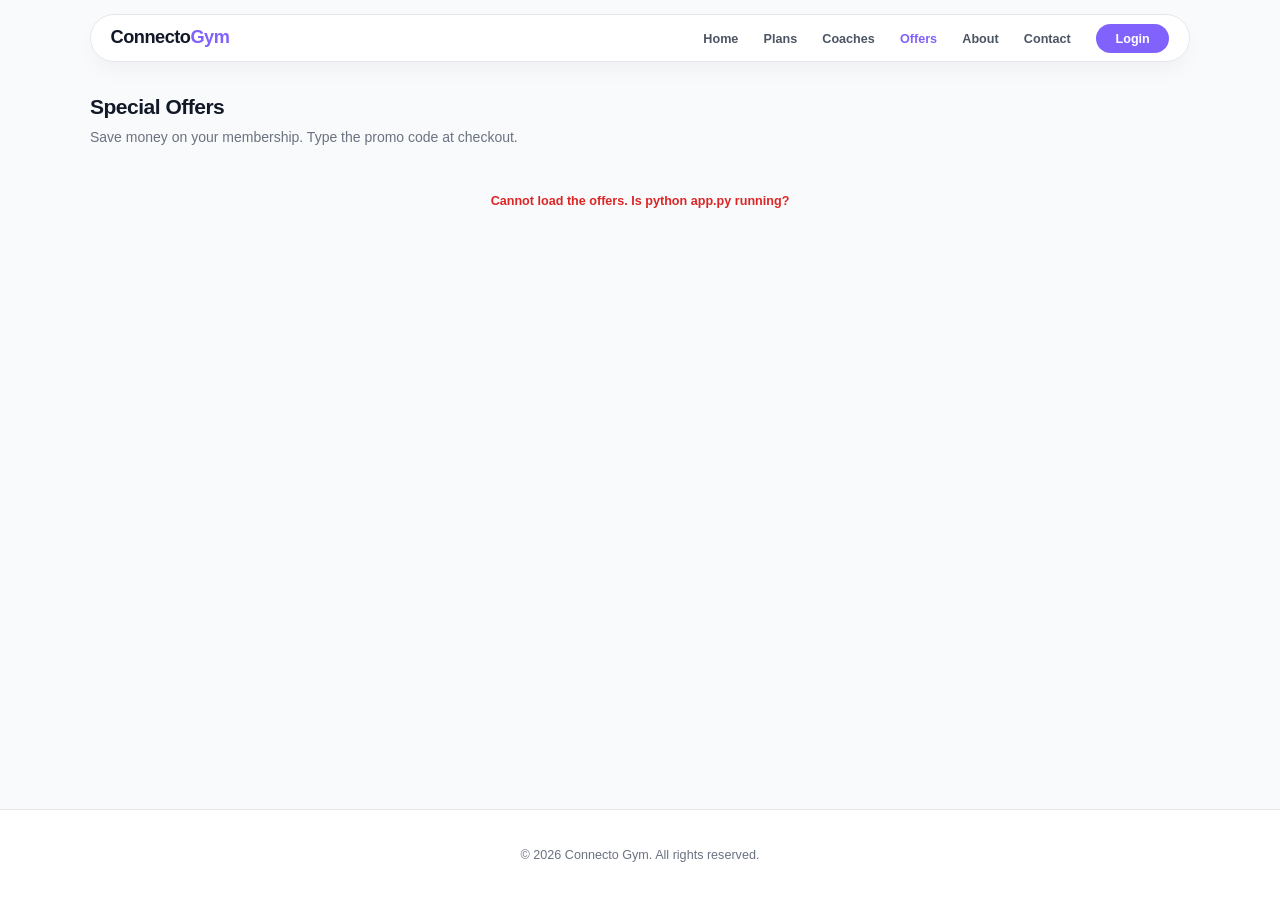
<file: offers.html>
<!DOCTYPE html>
<html lang="en">
<head>
  <meta charset="UTF-8">
  <meta name="viewport" content="width=device-width, initial-scale=1.0">
  <title>Connecto Gym - Offers</title>
  <link rel="stylesheet" href="style.css">
</head>
<body>
  <header>
    <a href="home.html" class="logo">Connecto<span>Gym</span></a>
    <button class="menu-toggle" id="menuToggle">&#9776;</button>
    <nav id="mainNav">
      <ul>
        <li><a href="home.html">Home</a></li>
        <li><a href="plans.html">Plans</a></li>
        <li><a href="coaches.html">Coaches</a></li>
        <li><a href="offers.html" class="active">Offers</a></li>
        <li><a href="about.html">About</a></li>
        <li><a href="contact.html">Contact</a></li>
        <li id="guestButtons"><a href="login.html" class="btn-nav">Login</a></li>
        <li class="dropdown hidden" id="userMenu">
          <button class="dropdown-btn" id="userMenuButton">My Account</button>
          <div class="dropdown-content">
            <a href="dashboard.html">My Dashboard</a>
            <a href="dashboard.html#bookings">My Bookings</a>
            <a href="dashboard.html#profile">My Profile</a>
            <a href="#" id="logoutLink">Log Out</a>
          </div>
        </li>
      </ul>
    </nav>
  </header>

  <main>
    <section class="content-section">
      <h2>Special Offers</h2>
      <p class="page-intro">Save money on your membership. Type the promo code at checkout.</p>
      <div class="grid-container" id="offersList"></div>
    </section>
  </main>
  <footer>
    <p>&copy; 2026 Connecto Gym. All rights reserved.</p>
  </footer>

  <script src="common.js"></script>
  <script src="offers.js"></script>
</body>
</html>
</file>
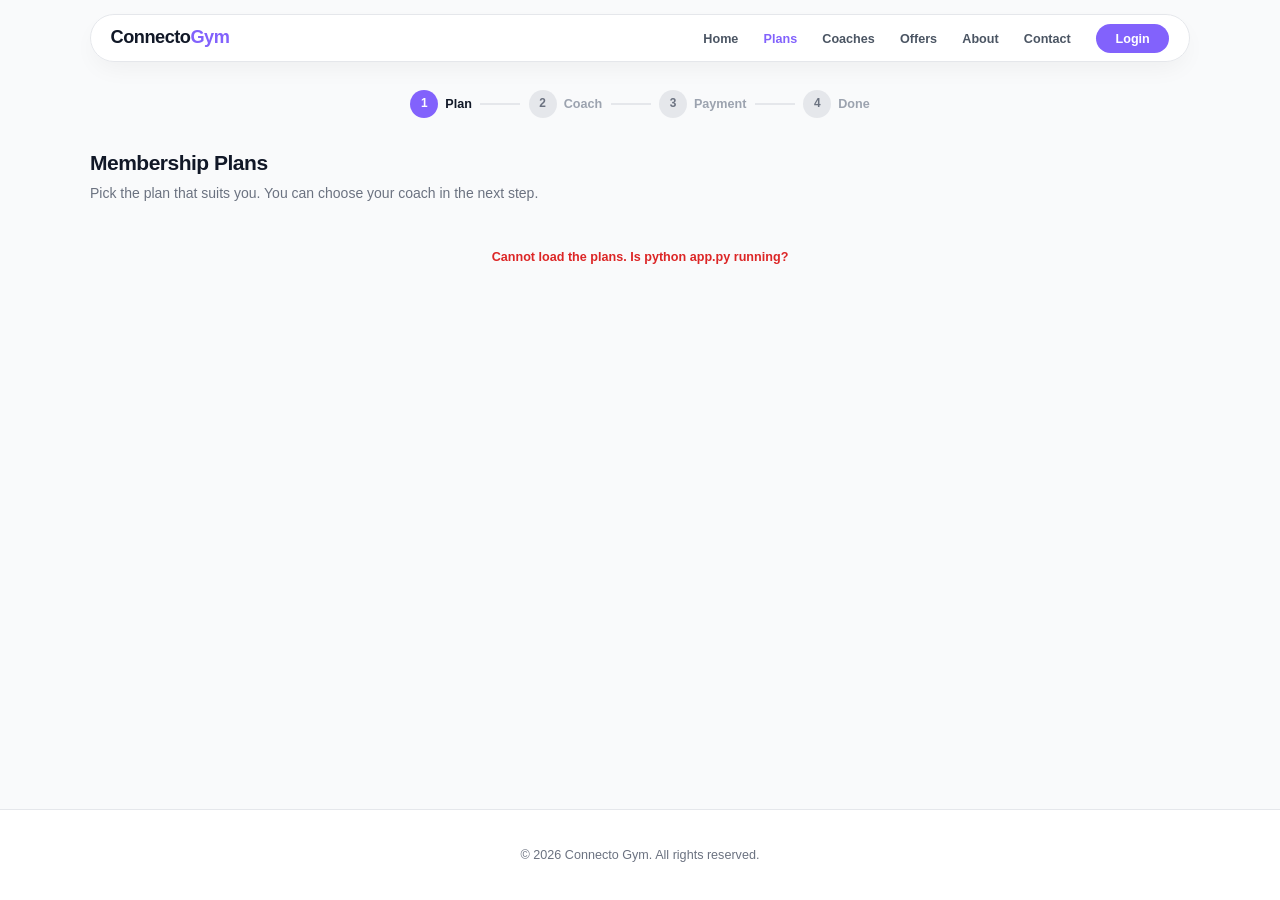
<file: plans.html>
<!DOCTYPE html>
<html lang="en">
<head>
  <meta charset="UTF-8">
  <meta name="viewport" content="width=device-width, initial-scale=1.0">
  <title>Connecto Gym - Membership Plans</title>
  <link rel="stylesheet" href="style.css">
</head>
<body>
  <header>
    <a href="home.html" class="logo">Connecto<span>Gym</span></a>
    <button class="menu-toggle" id="menuToggle">&#9776;</button>
    <nav id="mainNav">
      <ul>
        <li><a href="home.html">Home</a></li>
        <li><a href="plans.html" class="active">Plans</a></li>
        <li><a href="coaches.html">Coaches</a></li>
        <li><a href="offers.html">Offers</a></li>
        <li><a href="about.html">About</a></li>
        <li><a href="contact.html">Contact</a></li>
        <li id="guestButtons"><a href="login.html" class="btn-nav">Login</a></li>
        <li class="dropdown hidden" id="userMenu">
          <button class="dropdown-btn" id="userMenuButton">My Account</button>
          <div class="dropdown-content">
            <a href="dashboard.html">My Dashboard</a>
            <a href="dashboard.html#bookings">My Bookings</a>
            <a href="dashboard.html#profile">My Profile</a>
            <a href="#" id="logoutLink">Log Out</a>
          </div>
        </li>
      </ul>
    </nav>
  </header>

  <main>
  <div class="steps">
    <div class="step active"><span class="step-number">1</span> Plan</div>
    <div class="step-line"></div>
    <div class="step "><span class="step-number">2</span> Coach</div>
    <div class="step-line"></div>
    <div class="step " id="stepPayment"><span class="step-number">3</span> Payment</div>
    <div class="step-line"></div>
    <div class="step " id="stepDone"><span class="step-number">4</span> Done</div>
  </div>

    <div class="promo-banner hidden" id="firstOrderBanner">
      <div>
        <h3 id="firstOrderTitle">Welcome gift</h3>
        <p id="firstOrderText"></p>
      </div>
    </div>

    <section class="content-section">
      <h2>Membership Plans</h2>
      <p class="page-intro">Pick the plan that suits you. You can choose your coach in the next step.</p>
      <div class="grid-container" id="plansList"></div>
      <p class="message" id="selectedMessage"></p>
    </section>
  </main>
  <footer>
    <p>&copy; 2026 Connecto Gym. All rights reserved.</p>
  </footer>

  <script src="common.js"></script>
  <script src="plans.js"></script>
</body>
</html>
</file>
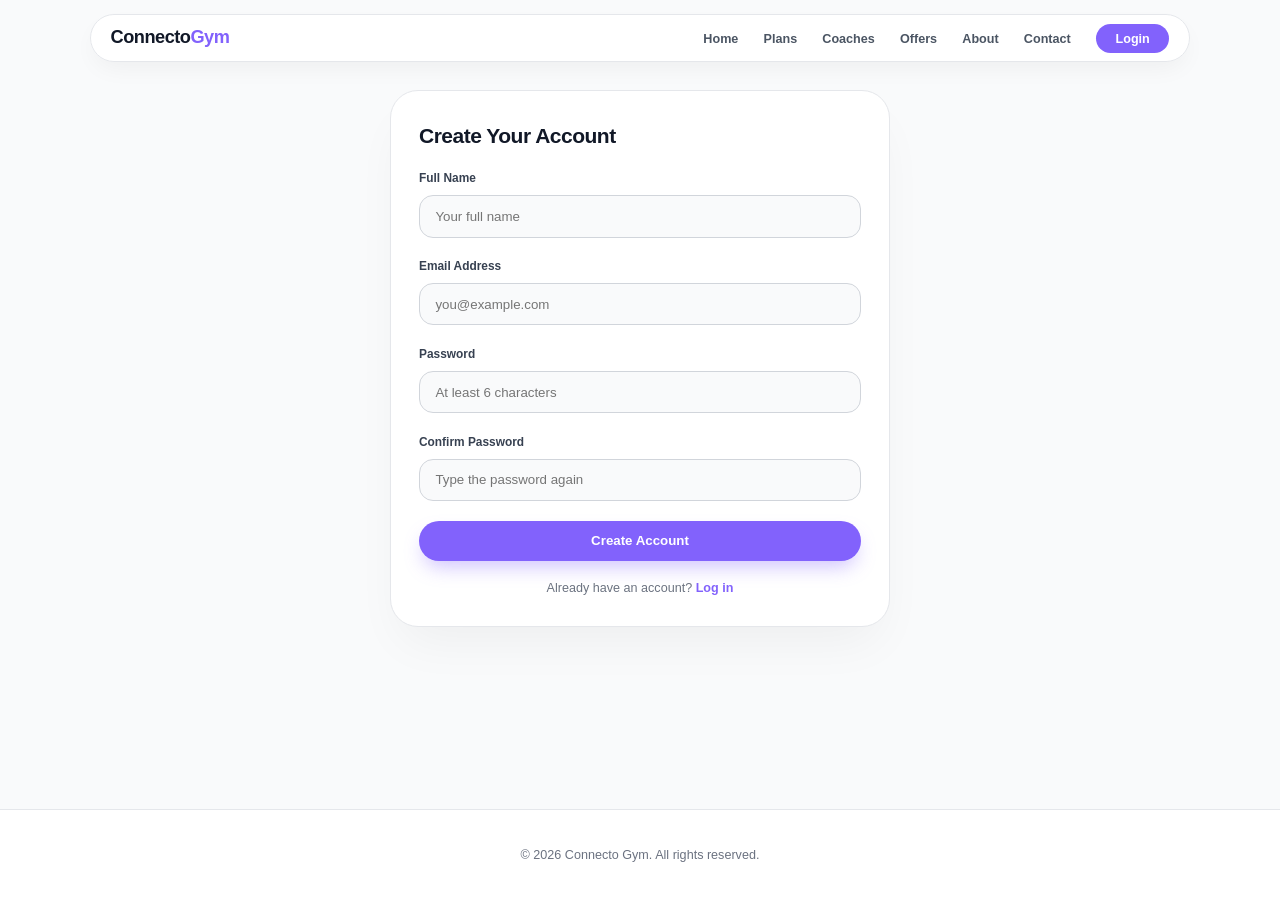
<file: register.html>
<!DOCTYPE html>
<html lang="en">
<head>
  <meta charset="UTF-8">
  <meta name="viewport" content="width=device-width, initial-scale=1.0">
  <title>Connecto Gym - Register</title>
  <link rel="stylesheet" href="style.css">
</head>
<body>
  <header>
    <a href="home.html" class="logo">Connecto<span>Gym</span></a>
    <button class="menu-toggle" id="menuToggle">&#9776;</button>
    <nav id="mainNav">
      <ul>
        <li><a href="home.html">Home</a></li>
        <li><a href="plans.html">Plans</a></li>
        <li><a href="coaches.html">Coaches</a></li>
        <li><a href="offers.html">Offers</a></li>
        <li><a href="about.html">About</a></li>
        <li><a href="contact.html">Contact</a></li>
        <li id="guestButtons"><a href="login.html" class="btn-nav">Login</a></li>
        <li class="dropdown hidden" id="userMenu">
          <button class="dropdown-btn" id="userMenuButton">My Account</button>
          <div class="dropdown-content">
            <a href="dashboard.html">My Dashboard</a>
            <a href="dashboard.html#bookings">My Bookings</a>
            <a href="dashboard.html#profile">My Profile</a>
            <a href="#" id="logoutLink">Log Out</a>
          </div>
        </li>
      </ul>
    </nav>
  </header>

  <main>
    <div class="form-container">
      <h2>Create Your Account</h2>
      <div class="form-group">
        <label for="nameInput">Full Name</label>
        <input type="text" id="nameInput" placeholder="Your full name">
      </div>
      <div class="form-group">
        <label for="emailInput">Email Address</label>
        <input type="email" id="emailInput" placeholder="you@example.com">
      </div>
      <div class="form-group">
        <label for="passwordInput">Password</label>
        <input type="password" id="passwordInput" placeholder="At least 6 characters">
      </div>
      <div class="form-group">
        <label for="confirmInput">Confirm Password</label>
        <input type="password" id="confirmInput" placeholder="Type the password again">
      </div>
      <button class="btn" id="registerButton">Create Account</button>
      <p class="message" id="messageText"></p>
      <p class="form-link">Already have an account? <a href="login.html">Log in</a></p>
    </div>
  </main>
  <footer>
    <p>&copy; 2026 Connecto Gym. All rights reserved.</p>
  </footer>

  <script src="common.js"></script>
  <script src="register.js"></script>
</body>
</html>
</file>
<file: style.css>
/* ==========================================================================
   Connecto Gym System - Connecto Modern B2C Aesthetic
   Style: Floating Capsule Nav, Curved Hero Wave, Purple Accent (#8262fc)
   Requirements: Zero inline styles, zero CSS variables (var), responsive grid.
   ========================================================================== */
/* 1. Global Reset & Body Base */
* {
  margin: 0;
  padding: 0;
  box-sizing: border-box;
  font-family: -apple-system, BlinkMacSystemFont, "Segoe UI", Roboto, Helvetica, Arial, sans-serif;
}
body {
  background-color: #f9fafb;
  color: #111827;
  line-height: 1.6;
  display: flex;
  flex-direction: column;
  min-height: 100vh;
}
/* 2. Floating Capsule Navigation Header Bar */
header {
  background-color: rgba(255, 255, 255, 0.95);
  backdrop-filter: blur(12px);
  max-width: 1100px;
  width: 90%;
  margin: 1.5rem auto 0 auto;
  padding: 0.8rem 1.8rem;
  display: flex;
  justify-content: space-between;
  align-items: center;
  border-radius: 9999px;
  border: 1px solid #e5e7eb;
  position: sticky;
  top: 1.5rem;
  z-index: 1000;
  box-shadow: 0 10px 25px -5px rgba(0, 0, 0, 0.05);
}
header .logo {
  font-size: 1.5rem;
  font-weight: 800;
  color: #111827;
  letter-spacing: -0.5px;
}
header .logo span {
  color: #8262fc;
}
nav ul {
  display: flex;
  list-style: none;
  gap: 1.8rem;
  align-items: center;
}
nav a {
  color: #4b5563;
  text-decoration: none;
  font-weight: 600;
  font-size: 0.9rem;
  transition: color 0.2s ease;
}
nav a:hover,
nav a.active {
  color: #8262fc;
}
/* "More" Dropdown Menu */
.dropdown {
  position: relative;
  display: inline-block;
}
.dropdown-btn {
  color: #4b5563;
  background: none;
  border: none;
  font-weight: 600;
  font-size: 0.9rem;
  cursor: pointer;
  padding: 0.5rem 0;
  transition: color 0.2s ease;
}
.dropdown-btn:hover {
  color: #8262fc;
}
.dropdown-content {
  display: none;
  position: absolute;
  right: 0;
  background-color: #ffffff;
  min-width: 190px;
  box-shadow: 0 20px 25px -5px rgba(0, 0, 0, 0.1);
  border: 1px solid #e5e7eb;
  border-radius: 16px;
  z-index: 1001;
  overflow: hidden;
  padding: 0.5rem 0;
}
.dropdown-content a {
  color: #374151;
  padding: 0.65rem 1.2rem;
  text-decoration: none;
  display: block;
  font-size: 0.85rem;
  font-weight: 500;
  transition: background-color 0.2s ease, color 0.2s ease;
}
.dropdown-content a:hover {
  background-color: #f3f4f6;
  color: #8262fc;
}
.dropdown:hover .dropdown-content {
  display: block;
}
/* Nav Pill Button */
.btn-nav {
  background-color: #8262fc;
  color: #ffffff !important;
  padding: 0.55rem 1.4rem;
  border-radius: 9999px;
  font-weight: 700;
  transition: background-color 0.2s ease, transform 0.2s ease;
}
.btn-nav:hover {
  background-color: #6c47fc;
  transform: translateY(-1px);
}
/* 3. Main Container Layout */
main {
  flex: 1;
  max-width: 1100px;
  width: 90%;
  margin: 3rem auto;
}
/* Connecto Curved Hero Banner with Mask */
.hero-section {
  position: relative;
  background: linear-gradient(rgba(17, 24, 39, 0.4), rgba(17, 24, 39, 0.4)), 
              url('https://images.unsplash.com/photo-1534438327276-14e5300c3a48?w=1920&h=1080&fit=crop') no-repeat center center/cover;
  border-radius: 32px;
  padding: 5rem 3rem 8rem 3rem;
  color: #ffffff;
  margin-bottom: 3rem;
  clip-path: ellipse(150% 100% at 50% 0%);
}
.hero-section h1 {
  font-size: 3.5rem;
  font-weight: 900;
  letter-spacing: -1.5px;
  margin-bottom: 1rem;
  line-height: 1.1;
  max-width: 650px;
}
.hero-section h1 span {
  color: #a78bfa;
}
.hero-section p {
  font-size: 1.2rem;
  color: #f3f4f6;
  max-width: 550px;
  margin-bottom: 2rem;
}
/* Connecto Floating Glass Notification Badges */
.floating-badge {
  position: absolute;
  background: rgba(255, 255, 255, 0.95);
  backdrop-filter: blur(10px);
  color: #111827;
  padding: 0.8rem 1.4rem;
  border-radius: 20px;
  box-shadow: 0 20px 25px -5px rgba(0, 0, 0, 0.1);
  display: flex;
  align-items: center;
  gap: 0.8rem;
  border: 1px solid #ffffff;
}
.floating-badge-top {
  top: 2rem;
  right: 2rem;
}
.floating-badge-bottom {
  bottom: -1.5rem;
  right: 4rem;
}
.badge-icon {
  width: 38px;
  height: 38px;
  background-color: #8262fc;
  color: #ffffff;
  border-radius: 50%;
  display: flex;
  align-items: center;
  justify-content: center;
  font-weight: 800;
  font-size: 0.9rem;
}
.badge-text h4 {
  font-size: 0.85rem;
  font-weight: 800;
}
.badge-text p {
  font-size: 0.75rem;
  color: #6b7280;
  margin-bottom: 0;
}
/* Quick Gym Stats Counter */
.stats-bar {
  display: flex;
  justify-content: space-around;
  background: #ffffff;
  padding: 2rem;
  border-radius: 24px;
  border: 1px solid #e5e7eb;
  margin-bottom: 3.5rem;
  text-align: center;
  flex-wrap: wrap;
  gap: 1.5rem;
  box-shadow: 0 10px 25px -5px rgba(0, 0, 0, 0.03);
}
.stat-item h3 {
  font-size: 2.5rem;
  color: #111827;
  font-weight: 900;
  letter-spacing: -1px;
}
.stat-item p {
  color: #6b7280;
  font-size: 0.85rem;
  font-weight: 600;
}
/* Section Headings */
.content-section {
  margin-bottom: 4rem;
}
h2 {
  font-size: 2rem;
  color: #111827;
  margin-bottom: 1.8rem;
  font-weight: 800;
  letter-spacing: -0.5px;
}
/* Cards & Layout */
.grid-container {
  display: grid;
  grid-template-columns: repeat(auto-fit, minmax(280px, 1fr));
  gap: 2rem;
}
.card {
  background: #ffffff;
  border-radius: 24px;
  padding: 2.2rem;
  border: 1px solid #e5e7eb;
  display: flex;
  flex-direction: column;
  justify-content: space-between;
  transition: all 0.3s ease;
  box-shadow: 0 4px 12px rgba(0, 0, 0, 0.02);
}
.card:hover {
  transform: translateY(-6px);
  border-color: #8262fc;
  box-shadow: 0 20px 25px -5px rgba(130, 98, 252, 0.1);
}
.card h3 {
  color: #111827;
  font-size: 1.3rem;
  margin-bottom: 0.6rem;
  font-weight: 800;
}
.card p {
  color: #6b7280;
  margin-bottom: 1.2rem;
  font-size: 0.95rem;
}
/* 4. Connecto Form Styling */
.form-container {
  background: #ffffff;
  max-width: 500px;
  margin: 0 auto;
  padding: 2.8rem;
  border-radius: 28px;
  border: 1px solid #e5e7eb;
  box-shadow: 0 25px 50px -12px rgba(0, 0, 0, 0.05);
}
.form-group {
  margin-bottom: 1.4rem;
}
.form-group label {
  display: block;
  margin-bottom: 0.5rem;
  font-weight: 700;
  color: #374151;
  font-size: 0.85rem;
}
.form-group input,
.form-group select,
.form-group textarea {
  width: 100%;
  padding: 0.9rem 1.1rem;
  background-color: #f9fafb;
  border: 1px solid #d1d5db;
  border-radius: 14px;
  color: #111827;
  font-size: 0.95rem;
  transition: all 0.2s ease;
}
.form-group input:focus,
.form-group select:focus,
.form-group textarea:focus {
  outline: none;
  border-color: #8262fc;
  background-color: #ffffff;
  box-shadow: 0 0 0 4px rgba(130, 98, 252, 0.15);
}
/* Buttons */
.btn {
  display: inline-block;
  background-color: #8262fc;
  color: #ffffff;
  padding: 0.9rem 1.8rem;
  border: none;
  border-radius: 9999px;
  cursor: pointer;
  font-weight: 700;
  text-align: center;
  text-decoration: none;
  font-size: 0.95rem;
  transition: all 0.2s ease;
  width: 100%;
  box-shadow: 0 10px 20px -5px rgba(130, 98, 252, 0.4);
}
.btn:hover {
  background-color: #6c47fc;
  transform: translateY(-2px);
  box-shadow: 0 12px 24px -5px rgba(130, 98, 252, 0.5);
}
.btn-secondary {
  background-color: #ffffff;
  color: #111827;
  border: 1px solid #d1d5db;
  box-shadow: none;
}
.btn-secondary:hover {
  background-color: #f3f4f6;
  border-color: #9ca3af;
}
.btn-danger {
  background-color: #ef4444;
  color: #ffffff;
  box-shadow: 0 4px 12px rgba(239, 68, 68, 0.25);
  margin-top: 0.5rem;
}
.btn-danger:hover {
  background-color: #dc2626;
}
/* Utility Badges */
.badge-purple {
  background-color: #f3e8ff;
  color: #7e22ce;
  font-weight: 800;
  padding: 0.35rem 0.8rem;
  border-radius: 9999px;
  font-size: 0.75rem;
  text-transform: uppercase;
  display: inline-block;
  margin-bottom: 0.8rem;
}
.price-tag {
  font-size: 2.2rem;
  font-weight: 900;
  color: #111827;
  margin-bottom: 1rem;
  letter-spacing: -1px;
}
.price-tag span {
  font-size: 0.95rem;
  color: #6b7280;
  font-weight: 500;
}
.hidden {
  display: none !important;
}
/* Tables */
.table-container {
  overflow-x: auto;
  background: #ffffff;
  border-radius: 20px;
  border: 1px solid #e5e7eb;
  margin-top: 1.5rem;
}
table {
  width: 100%;
  border-collapse: collapse;
  text-align: left;
}
th, td {
  padding: 1.2rem;
  border-bottom: 1px solid #f3f4f6;
}
th {
  background-color: #f9fafb;
  color: #4b5563;
  text-transform: uppercase;
  font-size: 0.8rem;
  font-weight: 700;
}
td {
  color: #374151;
}
/* Footer */
footer {
  background-color: #ffffff;
  color: #6b7280;
  text-align: center;
  padding: 2.5rem;
  border-top: 1px solid #e5e7eb;
  margin-top: auto;
  font-size: 0.9rem;
}
/* Responsive Rules */
@media (max-width: 850px) {
  header {
    flex-direction: column;
    gap: 1rem;
    border-radius: 24px;
  }
  nav ul {
    flex-wrap: wrap;
    justify-content: center;
  }
  .hero-section h1 {
    font-size: 2.4rem;
  }
  .floating-badge {
    display: none;
  }
}

/* Messages and small links under forms */
.message {
  text-align: center;
  margin-top: 1rem;
  font-weight: 600;
  font-size: 0.9rem;
}
.message-error {
  color: #dc2626;
}
.message-success {
  color: #16a34a;
}
.form-link {
  text-align: center;
  margin-top: 1.2rem;
  color: #6b7280;
  font-size: 0.9rem;
}
.form-link a {
  color: #8262fc;
  font-weight: 700;
  text-decoration: none;
}

/* Extra styles for the home and plans pages */
.hero-buttons {
  display: flex;
  flex-wrap: wrap;
  gap: 1rem;
}
.btn-hero {
  width: auto;
}
.plan-features {
  list-style: none;
  margin-bottom: 1.5rem;
}
.plan-features li {
  color: #6b7280;
  font-size: 0.95rem;
  padding: 0.3rem 0;
}
.plan-features li::before {
  content: "\2713  ";
  color: #8262fc;
  font-weight: 800;
}
.page-intro {
  color: #6b7280;
  margin-top: -1rem;
  margin-bottom: 2rem;
}

/* Extra styles for the coaches page */
.card-selected {
  border-color: #8262fc;
  box-shadow: 0 20px 25px -5px rgba(130, 98, 252, 0.15);
}
.slot-grid {
  display: grid;
  grid-template-columns: repeat(auto-fit, minmax(200px, 1fr));
  gap: 1rem;
}
.slot-card {
  background: #ffffff;
  border: 1px solid #e5e7eb;
  border-radius: 18px;
  padding: 1.2rem;
  text-align: center;
}
.slot-card h3 {
  font-size: 1rem;
  color: #111827;
  font-weight: 800;
  margin-bottom: 0.2rem;
}
.slot-card p {
  color: #6b7280;
  margin-bottom: 0.8rem;
}

/* ===== Compact real-app theme ===== */
html {
  font-size: 14px;
}
h2 {
  font-size: 1.5rem;
  margin-bottom: 1.2rem;
}
main {
  margin: 2rem auto;
}
header {
  margin-top: 1rem;
  top: 1rem;
  padding: 0.6rem 1.4rem;
}
header .logo {
  font-size: 1.3rem;
  text-decoration: none;
}
.hero-section {
  padding: 3.5rem 2.5rem 5rem 2.5rem;
}
.hero-section h1 {
  font-size: 2.6rem;
}
.hero-section p {
  font-size: 1.05rem;
}
.content-section {
  margin-bottom: 2.5rem;
}
.card {
  padding: 1.5rem;
  border-radius: 20px;
}
.card h3 {
  font-size: 1.1rem;
}
.price-tag {
  font-size: 1.8rem;
}
.form-container {
  padding: 2rem;
}

/* Menu button for small screens */
.menu-toggle {
  display: none;
  background: none;
  border: none;
  font-size: 1.6rem;
  line-height: 1;
  cursor: pointer;
  color: #111827;
}
@media (max-width: 850px) {
  header {
    flex-direction: row;
    flex-wrap: wrap;
    gap: 0;
    width: 94%;
    border-radius: 24px;
    padding: 0.7rem 1.2rem;
  }
  .menu-toggle {
    display: block;
  }
  nav {
    display: none;
    width: 100%;
  }
  nav.nav-open {
    display: block;
  }
  nav ul {
    flex-direction: column;
    align-items: stretch;
    justify-content: flex-start;
    gap: 0.2rem;
    padding-top: 0.8rem;
  }
  nav a,
  .dropdown-btn {
    display: block;
    padding: 0.7rem 0.4rem;
  }
  .btn-nav {
    text-align: center;
  }
  .dropdown {
    display: block;
  }
  .dropdown-btn {
    width: 100%;
    text-align: left;
  }
  .dropdown-content {
    position: static;
    display: block;
    box-shadow: none;
    border: none;
    padding: 0 0 0 0.8rem;
    min-width: 0;
  }
  .hero-section {
    padding: 2.5rem 1.5rem 3.5rem 1.5rem;
  }
  .hero-section h1 {
    font-size: 2rem;
  }
  main {
    width: 94%;
  }
}

/* Dashboard layout */
.dashboard-layout {
  display: grid;
  grid-template-columns: 260px 1fr;
  gap: 1.5rem;
  align-items: start;
}
.side-menu {
  background: #ffffff;
  border: 1px solid #e5e7eb;
  border-radius: 20px;
  padding: 1.2rem;
  position: sticky;
  top: 6rem;
}
.profile-box {
  display: flex;
  align-items: center;
  gap: 0.8rem;
  padding-bottom: 1rem;
  margin-bottom: 0.8rem;
  border-bottom: 1px solid #e5e7eb;
}
.avatar {
  width: 46px;
  height: 46px;
  flex-shrink: 0;
  border-radius: 50%;
  background-color: #8262fc;
  color: #ffffff;
  font-weight: 800;
  font-size: 1.2rem;
  display: flex;
  align-items: center;
  justify-content: center;
}
.profile-box h3 {
  font-size: 1rem;
  font-weight: 800;
}
.profile-box p {
  font-size: 0.8rem;
  color: #6b7280;
  word-break: break-all;
}
.side-link {
  display: block;
  width: 100%;
  text-align: left;
  background: none;
  border: none;
  border-radius: 12px;
  padding: 0.7rem 0.9rem;
  font-size: 0.95rem;
  font-weight: 600;
  color: #4b5563;
  cursor: pointer;
  transition: all 0.2s ease;
}
.side-link:hover {
  background-color: #f3f4f6;
  color: #8262fc;
}
.side-link.active {
  background-color: #f3e8ff;
  color: #7e22ce;
}
.side-logout {
  color: #dc2626;
  margin-top: 0.5rem;
}
.side-logout:hover {
  background-color: #fef2f2;
  color: #dc2626;
}
.dashboard-content {
  min-width: 0;
}
.panel {
  background: #ffffff;
  border: 1px solid #e5e7eb;
  border-radius: 20px;
  padding: 1.6rem;
  margin-bottom: 1.5rem;
}
.panel h3 {
  font-size: 1.1rem;
  font-weight: 800;
  margin-bottom: 1rem;
}
.panel p {
  color: #6b7280;
}
.form-narrow {
  max-width: 420px;
}
.stat-grid {
  display: grid;
  grid-template-columns: repeat(auto-fit, minmax(200px, 1fr));
  gap: 1rem;
  margin-bottom: 1.5rem;
}
.stat-card {
  background: #ffffff;
  border: 1px solid #e5e7eb;
  border-radius: 20px;
  padding: 1.2rem 1.4rem;
}
.stat-card p {
  color: #6b7280;
  font-size: 0.85rem;
}
.stat-card h3 {
  font-size: 1.6rem;
  font-weight: 900;
  color: #111827;
}
.booking-row {
  display: flex;
  flex-wrap: wrap;
  justify-content: space-between;
  align-items: center;
  gap: 1rem;
  padding: 1rem 0;
  border-bottom: 1px solid #f3f4f6;
}
.booking-row:last-child {
  border-bottom: none;
}
.booking-info h3 {
  font-size: 1rem;
  font-weight: 800;
  margin-bottom: 0.1rem;
}
.booking-info p {
  color: #6b7280;
  font-size: 0.9rem;
  margin: 0;
}
.booking-actions {
  display: flex;
  align-items: center;
  gap: 0.8rem;
}
.badge-green,
.badge-gray {
  font-weight: 800;
  padding: 0.3rem 0.8rem;
  border-radius: 9999px;
  font-size: 0.75rem;
  text-transform: uppercase;
}
.badge-green {
  background-color: #dcfce7;
  color: #166534;
}
.badge-gray {
  background-color: #f3f4f6;
  color: #4b5563;
}
.btn-small {
  width: auto;
  padding: 0.5rem 1.1rem;
  font-size: 0.85rem;
  box-shadow: none;
}
.btn-small.btn-danger {
  margin-top: 0;
}
.empty-state {
  text-align: center;
  padding: 2rem 1rem;
  color: #6b7280;
}
.empty-state p {
  margin-bottom: 1rem;
}
@media (max-width: 850px) {
  .dashboard-layout {
    grid-template-columns: 1fr;
  }
  .side-menu {
    position: static;
  }
}

/* ===== Checkout steps and payment ===== */
.steps {
  display: flex;
  flex-wrap: wrap;
  align-items: center;
  justify-content: center;
  gap: 0.6rem;
  margin-bottom: 2rem;
}
.step {
  display: flex;
  align-items: center;
  gap: 0.5rem;
  color: #9ca3af;
  font-weight: 700;
  font-size: 0.9rem;
}
.step-number {
  width: 28px;
  height: 28px;
  border-radius: 50%;
  background-color: #e5e7eb;
  color: #6b7280;
  display: flex;
  align-items: center;
  justify-content: center;
  font-size: 0.85rem;
}
.step-line {
  width: 40px;
  height: 2px;
  background-color: #e5e7eb;
}
.step.active {
  color: #111827;
}
.step.active .step-number {
  background-color: #8262fc;
  color: #ffffff;
}
.step.done {
  color: #16a34a;
}
.step.done .step-number {
  background-color: #16a34a;
  color: #ffffff;
}
.checkout-layout {
  display: grid;
  grid-template-columns: 1fr 340px;
  gap: 1.5rem;
  align-items: start;
}
.summary-box {
  position: sticky;
  top: 6rem;
}
.summary-row {
  display: flex;
  justify-content: space-between;
  padding: 0.5rem 0;
  color: #4b5563;
}
.summary-green {
  color: #16a34a;
}
.summary-total {
  border-top: 1px solid #e5e7eb;
  margin-top: 0.5rem;
  padding-top: 0.9rem;
  font-weight: 900;
  font-size: 1.2rem;
  color: #111827;
}
.promo-row {
  display: flex;
  gap: 0.6rem;
}
.promo-row input {
  flex: 1;
}
.method-row {
  display: flex;
  flex-wrap: wrap;
  gap: 0.8rem;
  margin-bottom: 1.2rem;
}
.method-option {
  flex: 1;
  min-width: 150px;
  background-color: #ffffff;
  border: 1px solid #d1d5db;
  border-radius: 14px;
  padding: 0.8rem 1rem;
  font-weight: 700;
  font-size: 0.95rem;
  color: #374151;
  cursor: pointer;
}
.method-option.selected {
  border-color: #8262fc;
  background-color: #f3e8ff;
  color: #7e22ce;
}
.card-fields-row {
  display: grid;
  grid-template-columns: 1fr 1fr;
  gap: 1rem;
}
.receipt {
  text-align: center;
  max-width: 560px;
  margin: 0 auto 1.5rem auto;
}
.receipt-icon {
  width: 64px;
  height: 64px;
  border-radius: 50%;
  background-color: #dcfce7;
  color: #16a34a;
  font-size: 2rem;
  font-weight: 800;
  display: flex;
  align-items: center;
  justify-content: center;
  margin: 0 auto 1rem auto;
}
.receipt .summary-row span:last-child {
  font-weight: 700;
  color: #111827;
}
.receipt-buttons {
  display: flex;
  flex-wrap: wrap;
  justify-content: center;
  gap: 0.8rem;
  margin-top: 1.5rem;
}
@media (max-width: 850px) {
  .checkout-layout {
    grid-template-columns: 1fr;
  }
  .summary-box {
    position: static;
  }
}

/* ===== Promo banner, admin forms and tables ===== */
.promo-banner {
  display: flex;
  flex-wrap: wrap;
  align-items: center;
  justify-content: space-between;
  gap: 1rem;
  background: linear-gradient(135deg, #8262fc, #6d4ee8);
  color: #ffffff;
  border-radius: 20px;
  padding: 1.2rem 1.6rem;
  margin-bottom: 1.5rem;
}
.promo-banner h3 {
  font-size: 1.1rem;
  font-weight: 800;
  margin: 0;
}
.promo-banner p {
  color: #ede9fe;
  margin: 0;
}
.promo-banner strong {
  background-color: rgba(255, 255, 255, 0.2);
  padding: 0.1rem 0.6rem;
  border-radius: 8px;
  letter-spacing: 1px;
}
.form-grid {
  display: grid;
  grid-template-columns: repeat(auto-fit, minmax(220px, 1fr));
  gap: 0 1.2rem;
}
.form-group textarea {
  font-family: inherit;
  resize: vertical;
}
.checkbox-row {
  display: flex;
  align-items: center;
  gap: 0.6rem;
  margin-bottom: 1.4rem;
  font-weight: 700;
  color: #374151;
  font-size: 0.9rem;
}
.checkbox-row input {
  width: 18px;
  height: 18px;
}
.panel .table-container {
  margin-top: 0;
  border: none;
}
.admin-table th,
.admin-table td {
  padding: 0.8rem 1rem;
  font-size: 0.9rem;
  white-space: nowrap;
}
.table-actions {
  display: flex;
  gap: 0.5rem;
}
.table-empty {
  text-align: center;
  color: #6b7280;
  padding: 1.5rem;
}
.btn-warning {
  background-color: #f59e0b;
}
.btn-warning:hover {
  background-color: #d97706;
}

/* ===== Ratings, reviews, contact and about ===== */
.coach-rating {
  color: #f59e0b;
  font-weight: 700;
  letter-spacing: 1px;
}
.rating-summary {
  display: flex;
  align-items: center;
  gap: 1rem;
  margin-bottom: 1rem;
}
.rating-number {
  font-size: 2.6rem;
  font-weight: 900;
  color: #111827;
  line-height: 1;
}
.review-row {
  padding: 1rem 0;
  border-top: 1px solid #f3f4f6;
}
.review-head {
  display: flex;
  flex-wrap: wrap;
  align-items: center;
  gap: 0.8rem;
  margin-bottom: 0.3rem;
}
.review-date {
  color: #9ca3af;
  font-size: 0.85rem;
  margin-left: auto;
}
.star-picker {
  display: flex;
  gap: 0.3rem;
  margin-bottom: 1rem;
}
.star-button {
  background: none;
  border: none;
  font-size: 2rem;
  line-height: 1;
  color: #d1d5db;
  cursor: pointer;
  padding: 0;
}
.star-button:hover,
.star-button.selected {
  color: #f59e0b;
}
.contact-layout {
  display: grid;
  grid-template-columns: 1fr 1.3fr;
  gap: 1.5rem;
  align-items: start;
}
.faq details {
  border-bottom: 1px solid #f3f4f6;
  padding: 0.9rem 0;
}
.faq details:last-child {
  border-bottom: none;
}
.faq summary {
  cursor: pointer;
  font-weight: 700;
  color: #111827;
}
.faq details p {
  margin-top: 0.6rem;
}
.team-grid {
  display: grid;
  grid-template-columns: repeat(auto-fit, minmax(190px, 1fr));
  gap: 1rem;
}
.team-member {
  display: flex;
  align-items: center;
  gap: 0.8rem;
  background: #ffffff;
  border: 1px solid #e5e7eb;
  border-radius: 20px;
  padding: 1rem 1.2rem;
}
.team-member h3 {
  font-size: 1rem;
  font-weight: 800;
}
.message-body {
  white-space: pre-wrap;
  color: #374151;
  margin-top: 0.4rem;
}
@media (max-width: 850px) {
  .contact-layout {
    grid-template-columns: 1fr;
  }
}
</file>
